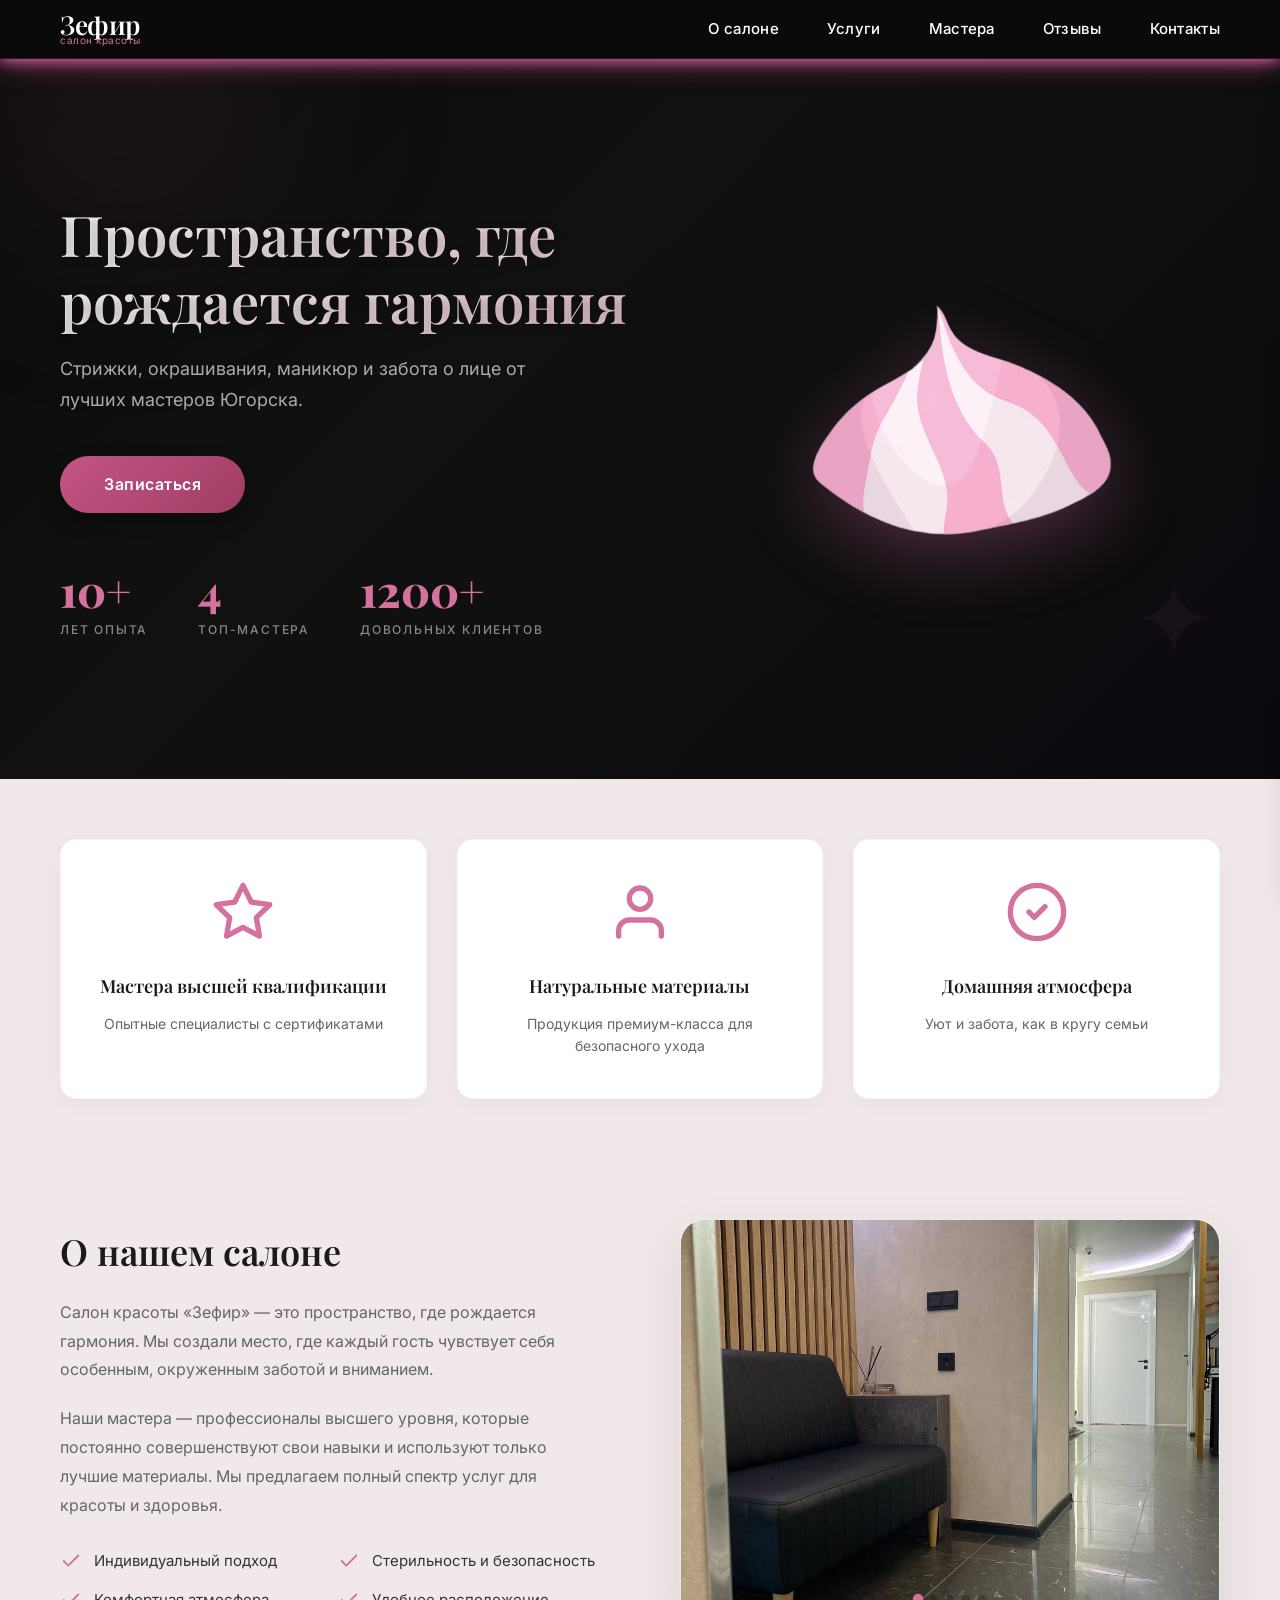
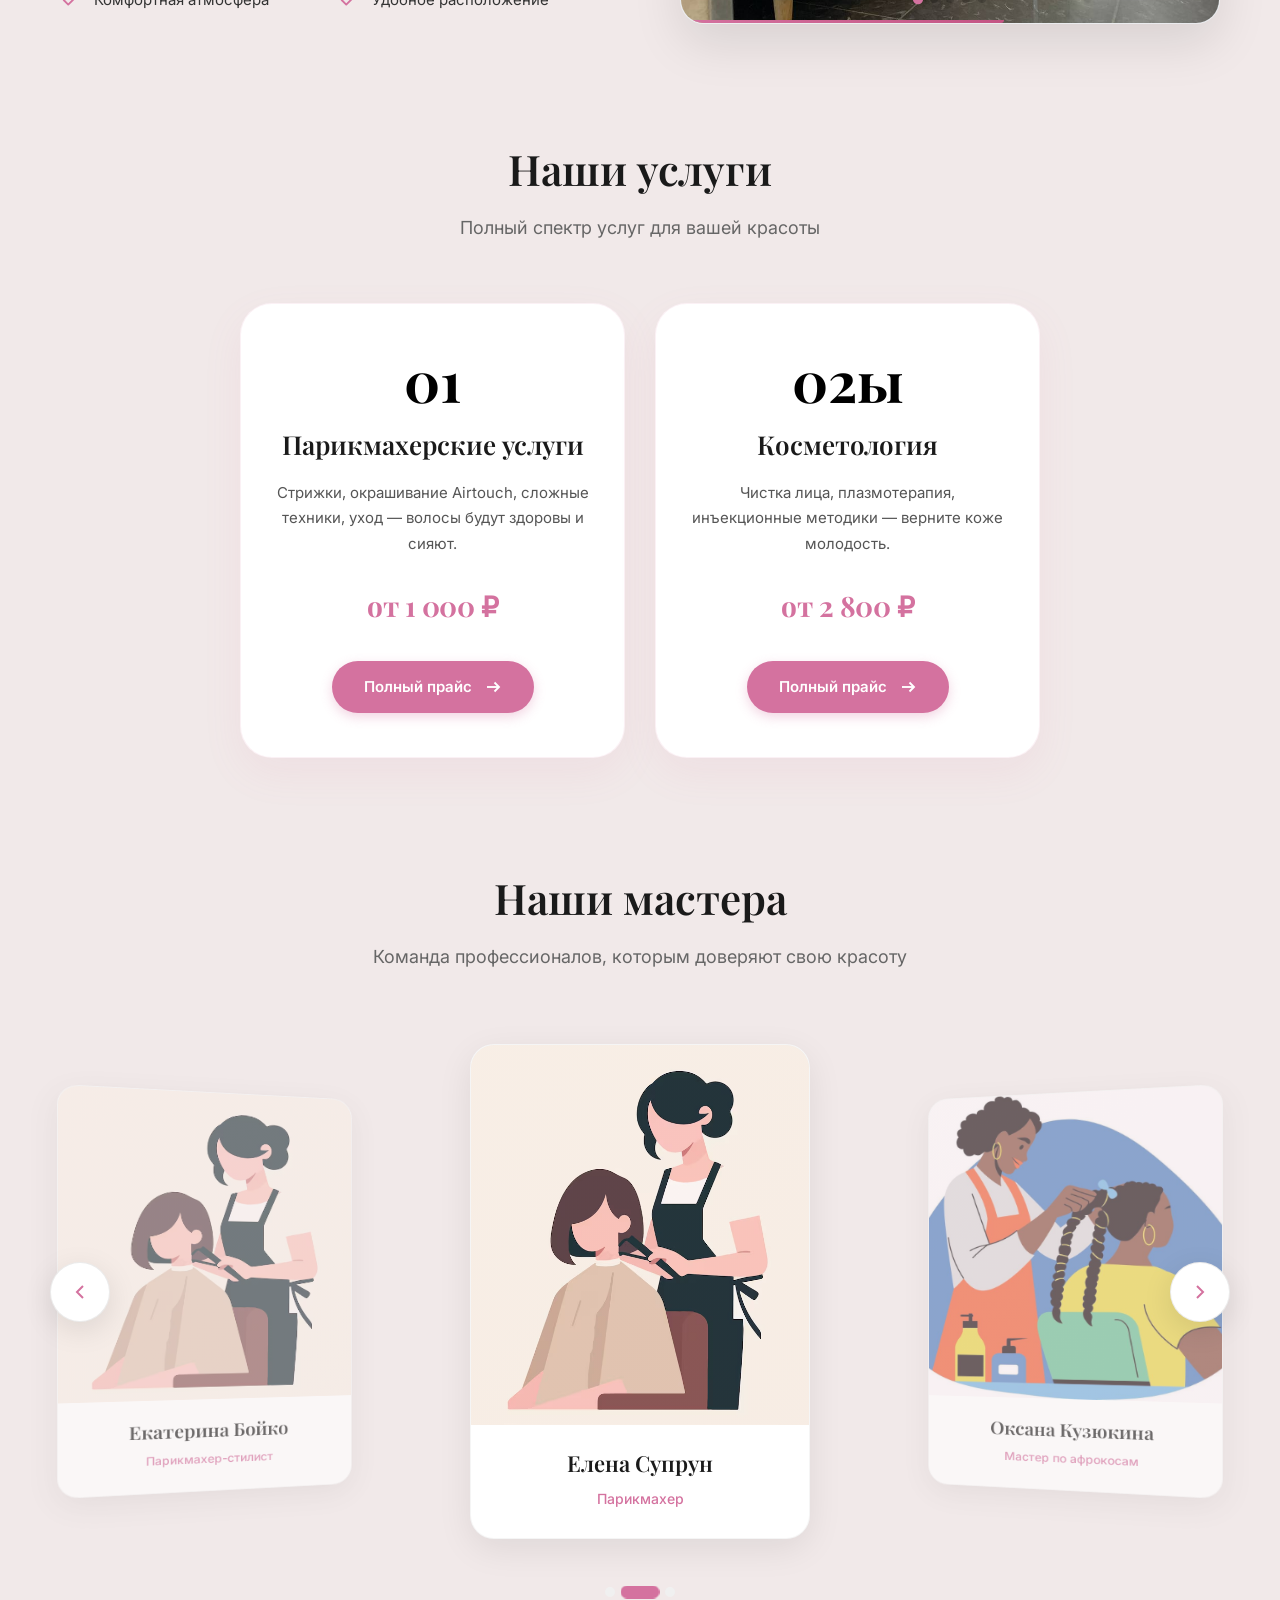
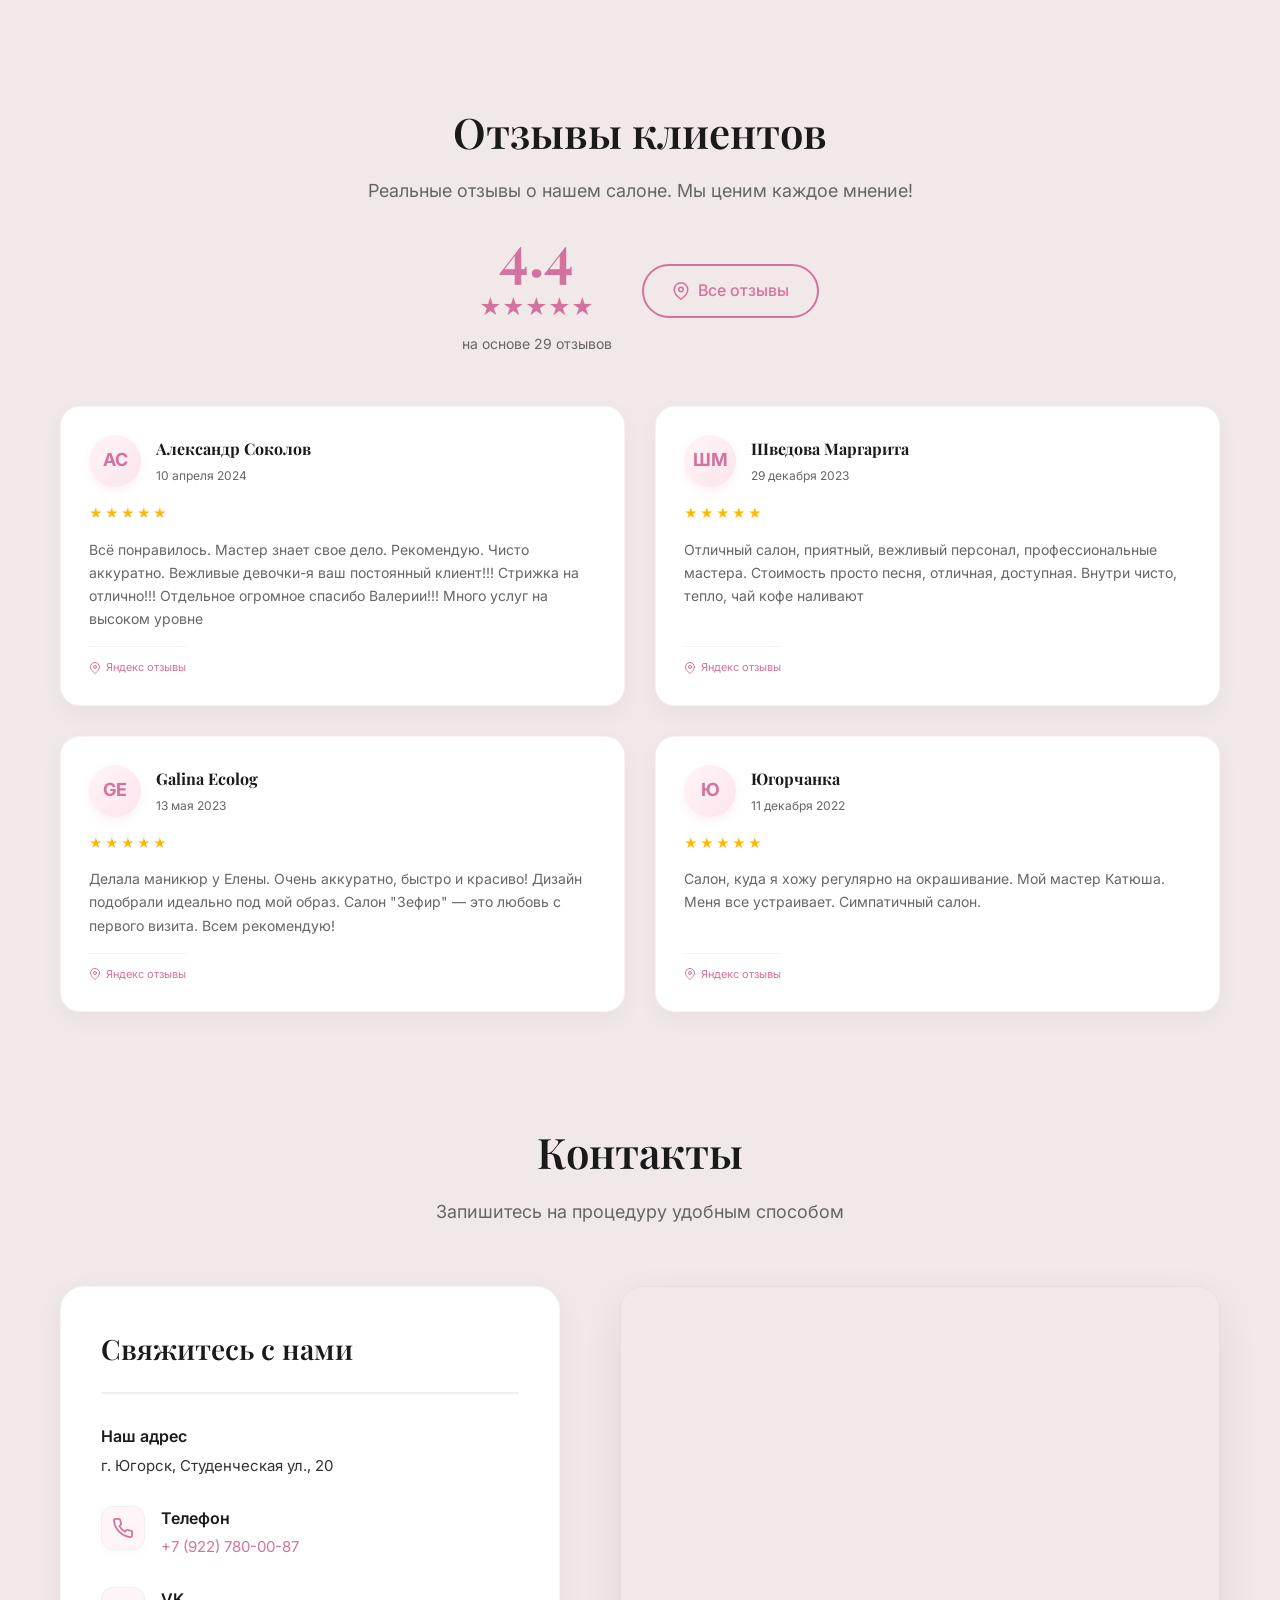
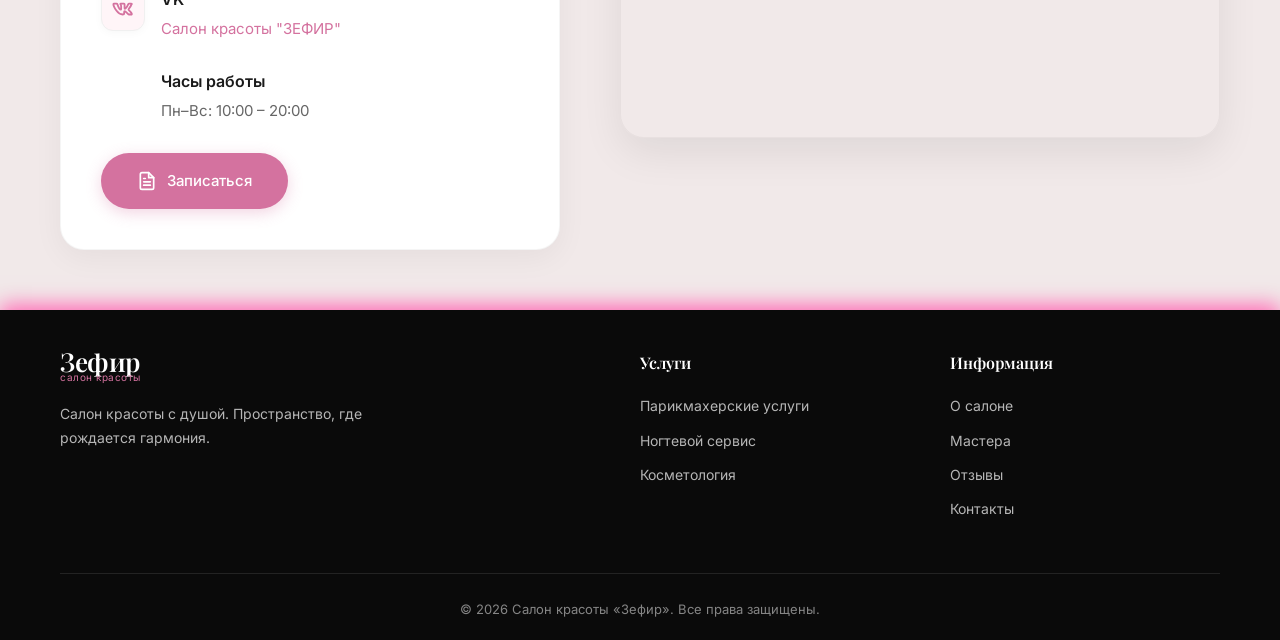
<file: index.html>
<!DOCTYPE html>
<html lang="ru">
<head>
  <meta charset="UTF-8" />
  <meta name="viewport" content="width=device-width, initial-scale=1.0"/>
  
  <meta name="color-scheme" content="light only">
  <meta name="darkreader" content="off">
  <meta name="darkreader-lock" content="darkreader-lock">
  <meta name="x5-force-color-scheme" content="light">
  <meta name="x5-page-mode" content="no-dark">
  
  <title>Салон красоты «Зефир» — Пространство, где рождается гармония</title>
  
   <link rel="icon" href="image/ico.png" type="image/png" sizes="16x16">
   <link rel="icon" href="image/ico.png" type="image/png" sizes="32x32">

  <link rel="preconnect" href="https://fonts.googleapis.com">
  <link rel="preconnect" href="https://fonts.gstatic.com" crossorigin>
  <link href="https://fonts.googleapis.com/css2?family=Inter:wght@300;400;500;600;700&family=Playfair+Display:wght@400;500;600;700&display=swap" rel="stylesheet">
  <link rel="stylesheet" href="styles.css">
</head>
<body>

  <!-- Экран загрузки  -->
<div class="preloader" id="preloader">
  <div class="preloader-content">
    <div class="preloader-wheel"></div>
    <div class="preloader-logo">
    <img src="image/icon.png" alt="Зефир" class="logo-img"></div>
    <div class="preloader-text">Зефир<div class="preloader-dots"><span></span><span></span><span></span></div></div>
  </div>
</div>

  <!-- Сайдбар -->
  <div class="sidebar-overlay" id="sidebarOverlay"></div>
  <div class="sidebar" id="sidebar">
    <div class="sidebar-header">
      <div class="logo-wrapper">
        <div class="logo-text">
          <div class="logo">Зефир</div>
          <div class="logo-subtitle">салон красоты</div>
        </div>
      </div>
    </div>
    <nav class="sidebar-nav">
      <a href="#about" onclick="closeSidebar()">
        <svg class="icon" viewBox="0 0 24 24">
          <path d="M3 9l9-7 9 7v11a2 2 0 0 1-2 2H5a2 2 0 0 1-2-2z"/>
          <polyline points="9 22 9 12 15 12 15 22"/>
        </svg>О салоне
      </a>
      <a href="#services" onclick="closeSidebar()">
        <svg class="icon" viewBox="0 0 24 24">
          <rect x="3" y="3" width="7" height="7"/>
          <rect x="14" y="3" width="7" height="7"/>
          <rect x="14" y="14" width="7" height="7"/>
          <rect x="3" y="14" width="7" height="7"/>
        </svg>Услуги
      </a>
      <a href="#masters" onclick="closeSidebar()">
        <svg class="icon" viewBox="0 0 24 24">
          <path d="M20 21V19C20 17.9391 19.5786 16.9217 18.8284 16.1716C18.0783 15.4214 17.0609 15 16 15H8C6.93913 15 5.92172 15.4214 5.17157 16.1716C4.42143 16.9217 4 17.9391 4 19V21"/>
          <circle cx="12" cy="7" r="4"/>
        </svg>Мастера
      </a>
      <a href="#reviews" onclick="closeSidebar()">
        <svg class="icon" viewBox="0 0 24 24">
          <path d="M21 15a2 2 0 0 1-2 2H7l-4 4V5a2 2 0 0 1 2-2h14a2 2 0 0 1 2 2z"/>
        </svg>Отзывы
      </a>
      <a href="#contacts" onclick="closeSidebar()">
        <svg class="icon" viewBox="0 0 24 24">
          <path d="M21 10c0 7-9 13-9 13s-9-6-9-13a9 9 0 0 1 18 0z"/>
          <circle cx="12" cy="10" r="3"/>
        </svg>Контакты
      </a>
    </nav>
    <div class="sidebar-footer">
      <a href="tel:+79227800087" class="phone">
        <svg class="icon" viewBox="0 0 24 24">
          <path d="M22 16.92v3a2 2 0 0 1-2.18 2 19.79 19.79 0 0 1-8.63-3.07 19.5 19.5 0 0 1-6-6 19.79 19.79 0 0 1-3.07-8.67A2 2 0 0 1 4.11 2h3a2 2 0 0 1 2 1.72 12.84 12.84 0 0 0 .7 2.81 2 2 0 0 1-.45 2.11L8.09 9.91a16 16 0 0 0 6 6l1.27-1.27a2 2 0 0 1 2.11-.45 12.84 12.84 0 0 0 2.81.7A2 2 0 0 1 22 16.92z"/>
        </svg>+7 (922) 780-00-87
      </a>
      <a href="https://vk.com/im?sel=-53497046" target="_blank" rel="noopener noreferrer" class="btn" onclick="closeSidebar()">Записаться</a>
    </div>
  </div>
  
  <!-- Шапка -->
  <header>
    <div class="container header-inner">
      <a href="#" class="logo-wrapper">
        <div class="logo-text">
          <div class="logo">Зефир</div>
          <div class="logo-subtitle">салон красоты</div>
        </div>
      </a>
      <nav class="nav" id="nav">
        <a href="#about">О салоне</a>
        <a href="#services">Услуги</a>
        <a href="#masters">Мастера</a>
        <a href="#reviews">Отзывы</a>
        <a href="#contacts">Контакты</a>
      </nav>
      <button class="burger-btn" id="burgerBtn" aria-label="Меню">
        <span></span>
        <span></span>
        <span></span>
      </button>
    </div>
  </header>

  <!-- HERO Секция -->
  <section class="hero">
    <div class="container hero-content">
      <div class="hero-text animate">
        <h1>Пространство, где рождается гармония</h1>
        <p>Стрижки, окрашивания, маникюр и забота о лице от лучших мастеров Югорска.</p>
        <div class="hero-buttons">
         <a href="https://vk.com/im?sel=-53497046" target="_blank" rel="noopener noreferrer" class="btn hero-btn">Записаться</a>
        </div>
        <div class="hero-stats">
          <div class="stat">
            <div class="stat-number">10+</div>
            <div class="stat-label">ЛЕТ ОПЫТА</div>
          </div>
          <div class="stat">
            <div class="stat-number">4</div>
            <div class="stat-label">ТОП-МАСТЕРА</div>
          </div>
          <div class="stat">
            <div class="stat-number">1200+</div>
            <div class="stat-label">ДОВОЛЬНЫХ КЛИЕНТОВ</div>
          </div>
        </div>
      </div>
      <div class="hero-logo animate animate-delay-1">
        <div class="hero-logo-box">
          <img src="image/ico.png" alt="Зефир" style="width:100%;height:100%;object-fit:cover;border-radius:32px;">
        </div>
      </div>
    </div>
  </section>

  <!-- Преимущества -->
  <section class="section features">
    <div class="container">
      <div class="features-grid">
        <div class="feature-card animate">
          <svg class="icon icon-xl feature-icon" viewBox="0 0 24 24">
            <path d="M12 2L15.09 8.26L22 9.27L17 14.14L18.18 21.02L12 17.77L5.82 21.02L7 14.14L2 9.27L8.91 8.26L12 2Z"/>
          </svg>
          <div class="feature-title">Мастера высшей квалификации</div>
          <div class="feature-desc">Опытные специалисты с сертификатами</div>
        </div>
        <div class="feature-card animate animate-delay-1">
          <svg class="icon icon-xl feature-icon" viewBox="0 0 24 24">
            <path d="M20 21V19C20 17.9391 19.5786 16.9217 18.8284 16.1716C18.0783 15.4214 17.0609 15 16 15H8C6.93913 15 5.92172 15.4214 5.17157 16.1716C4.42143 16.9217 4 17.9391 4 19V21"/>
            <circle cx="12" cy="7" r="4"/>
          </svg>
          <div class="feature-title">Натуральные материалы</div>
          <div class="feature-desc">Продукция премиум-класса для безопасного ухода</div>
        </div>
        <div class="feature-card animate animate-delay-2">
          <svg class="icon icon-xl feature-icon" viewBox="0 0 24 24">
            <path d="M12 22C17.5228 22 22 17.5228 22 12C22 6.47715 17.5228 2 12 2C6.47715 2 2 6.47715 2 12C2 17.5228 6.47715 22 12 22Z"/>
            <path d="M9 12L11 14L15 10"/>
          </svg>
          <div class="feature-title">Домашняя атмосфера</div>
          <div class="feature-desc">Уют и забота, как в кругу семьи</div>
        </div>
      </div>
    </div>
  </section>

  <!-- О салоне -->
  <section class="section about" id="about">
    <div class="container about-content">
      <div class="about-text animate">
        <h3>О нашем салоне</h3>
        <p>Салон красоты «Зефир» — это пространство, где рождается гармония. Мы создали место, где каждый гость чувствует себя особенным, окруженным заботой и вниманием.</p>
        <p>Наши мастера — профессионалы высшего уровня, которые постоянно совершенствуют свои навыки и используют только лучшие материалы. Мы предлагаем полный спектр услуг для красоты и здоровья.</p>
        <div class="about-list">
          <div class="about-item">
            <svg class="icon" viewBox="0 0 24 24"><path d="M20 6L9 17L4 12"/></svg>Индивидуальный подход
          </div>
          <div class="about-item">
            <svg class="icon" viewBox="0 0 24 24"><path d="M20 6L9 17L4 12"/></svg>Стерильность и безопасность
          </div>
          <div class="about-item">
            <svg class="icon" viewBox="0 0 24 24"><path d="M20 6L9 17L4 12"/></svg>Комфортная атмосфера
          </div>
          <div class="about-item">
            <svg class="icon" viewBox="0 0 24 24"><path d="M20 6L9 17L4 12"/></svg>Удобное расположение
          </div>
        </div>
      </div>
      <div class="about-image-slider animate animate-delay-1" id="aboutSlider">
        <div class="about-slide active">
          <img src="image/salon1.jpg" alt="Интерьер салона" style="width:100%;height:100%;object-fit:cover;position:absolute;top:0;left:0;">
          <div class="about-slide-label">Интерьер салона</div>
        </div>
        <div class="about-slide">
          <img src="image/salon2.jpg" alt="Парикмахерский зал" style="width:100%;height:100%;object-fit:cover;position:absolute;top:0;left:0;">
          <div class="about-slide-label">Парикмахерский зал</div>
        </div>
        <div class="about-slide">
          <img src="image/salon3.jpg" alt="Маникюрный кабинет" style="width:100%;height:100%;object-fit:cover;position:absolute;top:0;left:0;">
          <div class="about-slide-label">Маникюрный кабинет</div>
        </div>
        <div class="about-slide">
          <img src="image/salon4.jpg" alt="Косметологический кабинет" style="width:100%;height:100%;object-fit:cover;position:absolute;top:0;left:0;">
          <div class="about-slide-label">Косметологический кабинет</div>
        </div>
        <div class="about-slide">
          <img src="image/salon5.jpg" alt="Зона отдыха" style="width:100%;height:100%;object-fit:cover;position:absolute;top:0;left:0;">
          <div class="about-slide-label">Зона отдыха</div>
        </div>
        <div class="about-slider-dots" id="aboutDots"></div>
        <div class="about-slider-progress" id="aboutProgress"></div>
      </div>
    </div>
  </section>

    <!-- Услуги -->
  <section class="section services" id="services">
    <div class="container">
      <h2 class="section-title">Наши услуги</h2>
      <p class="section-subtitle">Полный спектр услуг для вашей красоты</p>
      <div class="services-grid">
        <div class="service-card animate">
          <div class="service-number">01</div>
          <h3 class="service-title">Парикмахерские услуги</h3>
          <p class="service-desc">Стрижки, окрашивание Airtouch, сложные техники, уход — волосы будут здоровы и сияют.</p>
          <div class="service-price">от 1 000 ₽</div>
          <a href="price.html?tab=hair" class="service-btn">
            <span>Полный прайс</span>
            <svg class="btn-arrow" viewBox="0 0 24 24" fill="none" stroke="currentColor" stroke-width="2.5">
              <line x1="4" y1="12" x2="20" y2="12"/>
              <polyline points="14 6 20 12 14 18"/>
            </svg>
          </a>
        </div>
        
        <div class="service-card animate animate-delay-2">
          <div class="service-number">02ы</div>
          <h3 class="service-title">Косметология</h3>
          <p class="service-desc">Чистка лица, плазмотерапия, инъекционные методики — верните коже молодость.</p>
          <div class="service-price">от 2 800 ₽</div>
          <a href="price.html?tab=cosmetology" class="service-btn">
            <span>Полный прайс</span>
            <svg class="btn-arrow" viewBox="0 0 24 24" fill="none" stroke="currentColor" stroke-width="2.5">
              <line x1="4" y1="12" x2="20" y2="12"/>
              <polyline points="14 6 20 12 14 18"/>
            </svg>
          </a>
        </div>
      </div>
    </div>
  </section>

     <!-- Мастера (3D карусель) -->
  <section class="section masters-3d" id="masters">
    <div class="container">
      <h2 class="section-title">Наши мастера</h2>
      <p class="section-subtitle">Команда профессионалов, которым доверяют свою красоту</p>

      <div class="carousel-3d-wrapper" id="mastersCarousel3D">
        <button class="carousel-3d-arrow prev" id="prev3D" aria-label="Назад">
          <svg viewBox="0 0 24 24" fill="none" stroke="currentColor" stroke-width="2">
            <polyline points="15 18 9 12 15 6"/>
          </svg>
        </button>

        <div class="carousel-3d-track" id="track3D">
          <div class="master-card">
            <div class="master-card-photo">
              <img src="image/master.avif" alt="Мастер">
            </div>
            <div class="master-card-body">
              <h3 class="master-card-name">Екатерина Бойко</h3>
              <div class="master-card-specialty">Парикмахер-стилист</div>
            </div>
          </div>
          <div class="master-card">
            <div class="master-card-photo">
              <img src="image/master.avif" alt="Мастер">
            </div>
            <div class="master-card-body">
              <h3 class="master-card-name">Елена Супрун</h3>
              <div class="master-card-specialty">Парикмахер</div>
            </div>
          </div>
          <div class="master-card">
            <div class="master-card-photo">
              <img src="image/master1.jpg" alt="Мастер">
            </div>
            <div class="master-card-body">
              <h3 class="master-card-name">Оксана Кузюкина</h3>
              <div class="master-card-specialty">Мастер по афрокосам</div>
            </div>
          </div>
        </div>

        <button class="carousel-3d-arrow next" id="next3D" aria-label="Вперед">
          <svg viewBox="0 0 24 24" fill="none" stroke="currentColor" stroke-width="2">
            <polyline points="9 18 15 12 9 6"/>
          </svg>
        </button>
      </div>

      <div class="carousel-3d-dots" id="dots3D"></div>
    </div>
  </section>


   <!-- Отзывы -->
  <section class="section reviews" id="reviews">
    <div class="container">
      <h2 class="section-title">Отзывы клиентов</h2>
      <p class="section-subtitle">Реальные отзывы о нашем салоне. Мы ценим каждое мнение!</p>
      
      <div class="reviews-header">
        <div class="reviews-rating">
          <div class="reviews-rating-value">4.4</div>
          <div class="reviews-rating-stars">★★★★★</div>
          <div class="reviews-rating-count">на основе 29 отзывов</div>
        </div>
        <a href="https://yandex.ru/maps/org/salon_krasoty_zefir/71547497335/reviews/?ll=63.350952%2C61.309592&z=16.18" target="_blank" rel="noopener noreferrer" class="btn-outline">
          <svg class="icon" style="width:18px;height:18px;" viewBox="0 0 24 24" fill="none" stroke="currentColor" stroke-width="2">
            <path d="M21 10c0 7-9 13-9 13s-9-6-9-13a9 9 0 0 1 18 0z"/>
            <circle cx="12" cy="10" r="3"/>
          </svg>
          Все отзывы
        </a>
      </div>
      
      <div class="reviews-grid">
        <div class="review-card animate">
          <div class="review-header">
            <div class="review-avatar">АС</div>
            <div class="review-info">
              <div class="review-author">Александр Соколов</div>
              <div class="review-date">10 апреля 2024</div>
            </div>
          </div>
          <div class="review-stars">★★★★★</div>
          <p class="review-text">Всё понравилось. 
          Мастер знает свое дело. Рекомендую. Чисто аккуратно. Вежливые девочки-я ваш постоянный клиент!!! Стрижка на отлично!!! Отдельное огромное спасибо Валерии!!! Много услуг на высоком уровне</p>
          <div class="review-source">
            <svg class="icon" style="width:12px;height:12px;" viewBox="0 0 24 24">
              <path d="M21 10c0 7-9 13-9 13s-9-6-9-13a9 9 0 0 1 18 0z"/>
              <circle cx="12" cy="10" r="3"/>
            </svg>Яндекс отзывы
          </div>
        </div>
        
        <div class="review-card animate animate-delay-1">
          <div class="review-header">
            <div class="review-avatar">ШМ</div>
            <div class="review-info">
              <div class="review-author">Шведова Маргарита</div>
              <div class="review-date">29 декабря 2023</div>
            </div>
          </div>
          <div class="review-stars">★★★★★</div>
          <p class="review-text">Отличный салон, приятный, вежливый персонал, профессиональные мастера. Стоимость просто песня, отличная, доступная. Внутри чисто, тепло, чай кофе наливают</p>
          <div class="review-source">
            <svg class="icon" style="width:12px;height:12px;" viewBox="0 0 24 24">
              <path d="M21 10c0 7-9 13-9 13s-9-6-9-13a9 9 0 0 1 18 0z"/>
              <circle cx="12" cy="10" r="3"/>
            </svg>Яндекс отзывы
          </div>
        </div>
        
        <div class="review-card animate animate-delay-2">
          <div class="review-header">
            <div class="review-avatar">GE</div>
            <div class="review-info">
              <div class="review-author">Galina Ecolog</div>
              <div class="review-date">13 мая 2023</div>
            </div>
          </div>
          <div class="review-stars">★★★★★</div>
          <p class="review-text">Делала маникюр у Елены. Очень аккуратно, быстро и красиво! Дизайн подобрали идеально под мой образ. Салон "Зефир" — это любовь с первого визита. Всем рекомендую!</p>
          <div class="review-source">
            <svg class="icon" style="width:12px;height:12px;" viewBox="0 0 24 24">
              <path d="M21 10c0 7-9 13-9 13s-9-6-9-13a9 9 0 0 1 18 0z"/>
              <circle cx="12" cy="10" r="3"/>
            </svg>Яндекс отзывы
          </div>
        </div>
        
        <div class="review-card animate animate-delay-3">
          <div class="review-header">
            <div class="review-avatar">Ю</div>
            <div class="review-info">
              <div class="review-author">Югорчанка</div>
              <div class="review-date">11 декабря 2022</div>
            </div>
          </div>
          <div class="review-stars">★★★★★</div>
          <p class="review-text">Салон, куда я хожу регулярно на окрашивание. Мой мастер Катюша. Меня все устраивает. Симпатичный салон.</p>
          <div class="review-source">
            <svg class="icon" style="width:12px;height:12px;" viewBox="0 0 24 24">
              <path d="M21 10c0 7-9 13-9 13s-9-6-9-13a9 9 0 0 1 18 0z"/>
              <circle cx="12" cy="10" r="3"/>
            </svg>Яндекс отзывы
          </div>
        </div>
      </div>
    </div>
  </section>
 
  <!-- Контакты -->
  <section class="section contacts" id="contacts">
    <div class="container">
      <h2 class="section-title">Контакты</h2>
      <p class="section-subtitle">Запишитесь на процедуру удобным способом</p>
      <div class="contacts-wrapper">
        <div class="contacts-info">
          <h3>Свяжитесь с нами</h3>
          <div class="contact-item">
            <div class="contact-text">
              <strong>Наш адрес</strong>г. Югорск, Студенческая ул., 20
            </div>
          </div>
          <div class="contact-item">
            <div class="contact-icon">
              <svg class="icon" viewBox="0 0 24 24">
                <path d="M22 16.92v3a2 2 0 0 1-2.18 2 19.79 19.79 0 0 1-8.63-3.07 19.5 19.5 0 0 1-6-6 19.79 19.79 0 0 1-3.07-8.67A2 2 0 0 1 4.11 2h3a2 2 0 0 1 2 1.72 12.84 12.84 0 0 0 .7 2.81 2 2 0 0 1-.45 2.11L8.09 9.91a16 16 0 0 0 6 6l1.27-1.27a2 2 0 0 1 2.11-.45 12.84 12.84 0 0 0 2.81.7A2 2 0 0 1 22 16.92z"/>
              </svg>
            </div>
            <div class="contact-text">
              <strong>Телефон</strong><a href="tel:+79227800087">+7 (922) 780-00-87</a>
            </div>
          </div>
          <div class="contact-item">
            <div class="contact-icon">
              <svg class="icon" viewBox="0 0 24 24" fill="currentColor">
                <path d="M21.579 6.855c.14-.465 0-.806-.662-.806h-2.193c-.557 0-.813.295-.954.62 0 0-1.115 2.719-2.695 4.482-.51.51-.742.673-1.02.673-.14 0-.34-.163-.34-.628V6.855c0-.558-.163-.806-.626-.806h-3.44c-.348 0-.558.258-.558.504 0 .528.79.65.87 2.134v3.222c0 .707-.128.836-.408.836-.74 0-2.544-2.723-3.613-5.84-.21-.6-.42-.836-.98-.836H2.28c-.62 0-.744.295-.744.62 0 .582.744 3.462 3.466 7.272 1.812 2.622 4.367 4.03 6.688 4.03 1.395 0 1.567-.313 1.567-.852v-1.967c0-.62.133-.744.578-.744.33 0 .893.165 2.213 1.433 1.505 1.505 1.753 2.18 2.6 2.18h2.193c.62 0 .93-.313.75-.93-.197-.603-.902-1.477-1.837-2.513-.51-.6-1.275-1.245-1.507-1.567-.325-.408-.232-.593 0-.957 0 0 2.663-3.75 2.94-5.024z"/>
              </svg>
            </div>
            <div class="contact-text">
              <strong>VK</strong><a href="https://vk.com/public53497046" target="_blank" rel="noopener noreferrer">Салон красоты "ЗЕФИР"</a>
            </div>
          </div>
          <div class="contact-item">
            <div class="contact-text" style="margin-left: 60px;">
              <strong>Часы работы</strong>
              <span class="time">Пн–Вс: 10:00 – 20:00</span>
            </div>
          </div>
          <div class="contact-links">
            <a href="https://vk.com/im?sel=-53497046" target="_blank" rel="noopener noreferrer" class="contact-btn">
  <svg class="icon" style="width:20px;height:20px;" viewBox="0 0 24 24">
    <path d="M14 2H6a2 2 0 0 0-2 2v16a2 2 0 0 0 2 2h12a2 2 0 0 0 2-2V8z"/>
    <polyline points="14 2 14 8 20 8"/>
    <line x1="16" y1="13" x2="8" y2="13"/>
    <line x1="16" y1="17" x2="8" y2="17"/>
    <polyline points="10 9 9 9 8 9"/>
  </svg>Записаться
</a>
          </div>
        </div>
        <div class="contacts-map-wrapper">
          <iframe src="https://yandex.ru/map-widget/v1/?ll=63.332390%2C61.313814&z=17&mode=search&text=%D0%AE%D0%B3%D0%BE%D1%80%D1%81%D0%BA%2C%20%D0%A1%D1%82%D1%83%D0%B4%D0%B5%D0%BD%D1%87%D0%B5%D1%81%D0%BA%D0%B0%D1%8F%20%D1%83%D0%BB.%2C%2020" width="100%" height="100%" frameborder="0" allowfullscreen loading="lazy" title="Карта расположения салона красоты Зефир"></iframe>
        </div>
      </div>
    </div>
  </section>

  <!-- Подвал -->
  <footer>
    <div class="container">
      <div class="footer-grid">
        <div class="footer-brand">
          <div class="logo-wrapper">
            <div class="logo-text">
              <div class="logo">Зефир</div>
              <div class="logo-subtitle">салон красоты</div>
            </div>
          </div>
          <p>Салон красоты с душой. Пространство, где рождается гармония.</p>
        </div>
        <div class="footer-links">
          <h4>Услуги</h4>
          <ul>
            <li><a href="#services">Парикмахерские услуги</a></li>
            <li><a href="#services">Ногтевой сервис</a></li>
            <li><a href="#services">Косметология</a></li>
          </ul>
        </div>
        <div class="footer-links">
          <h4>Информация</h4>
          <ul>
            <li><a href="#about">О салоне</a></li>
            <li><a href="#masters">Мастера</a></li>
            <li><a href="#reviews">Отзывы</a></li>
            <li><a href="#contacts">Контакты</a></li>
          </ul>
        </div>
      </div>
      <div class="footer-bottom">© 2026 Салон красоты «Зефир». Все права защищены.</div>
    </div>
  </footer>
  <script src="script.js"></script>
</body>
</html>
</file>
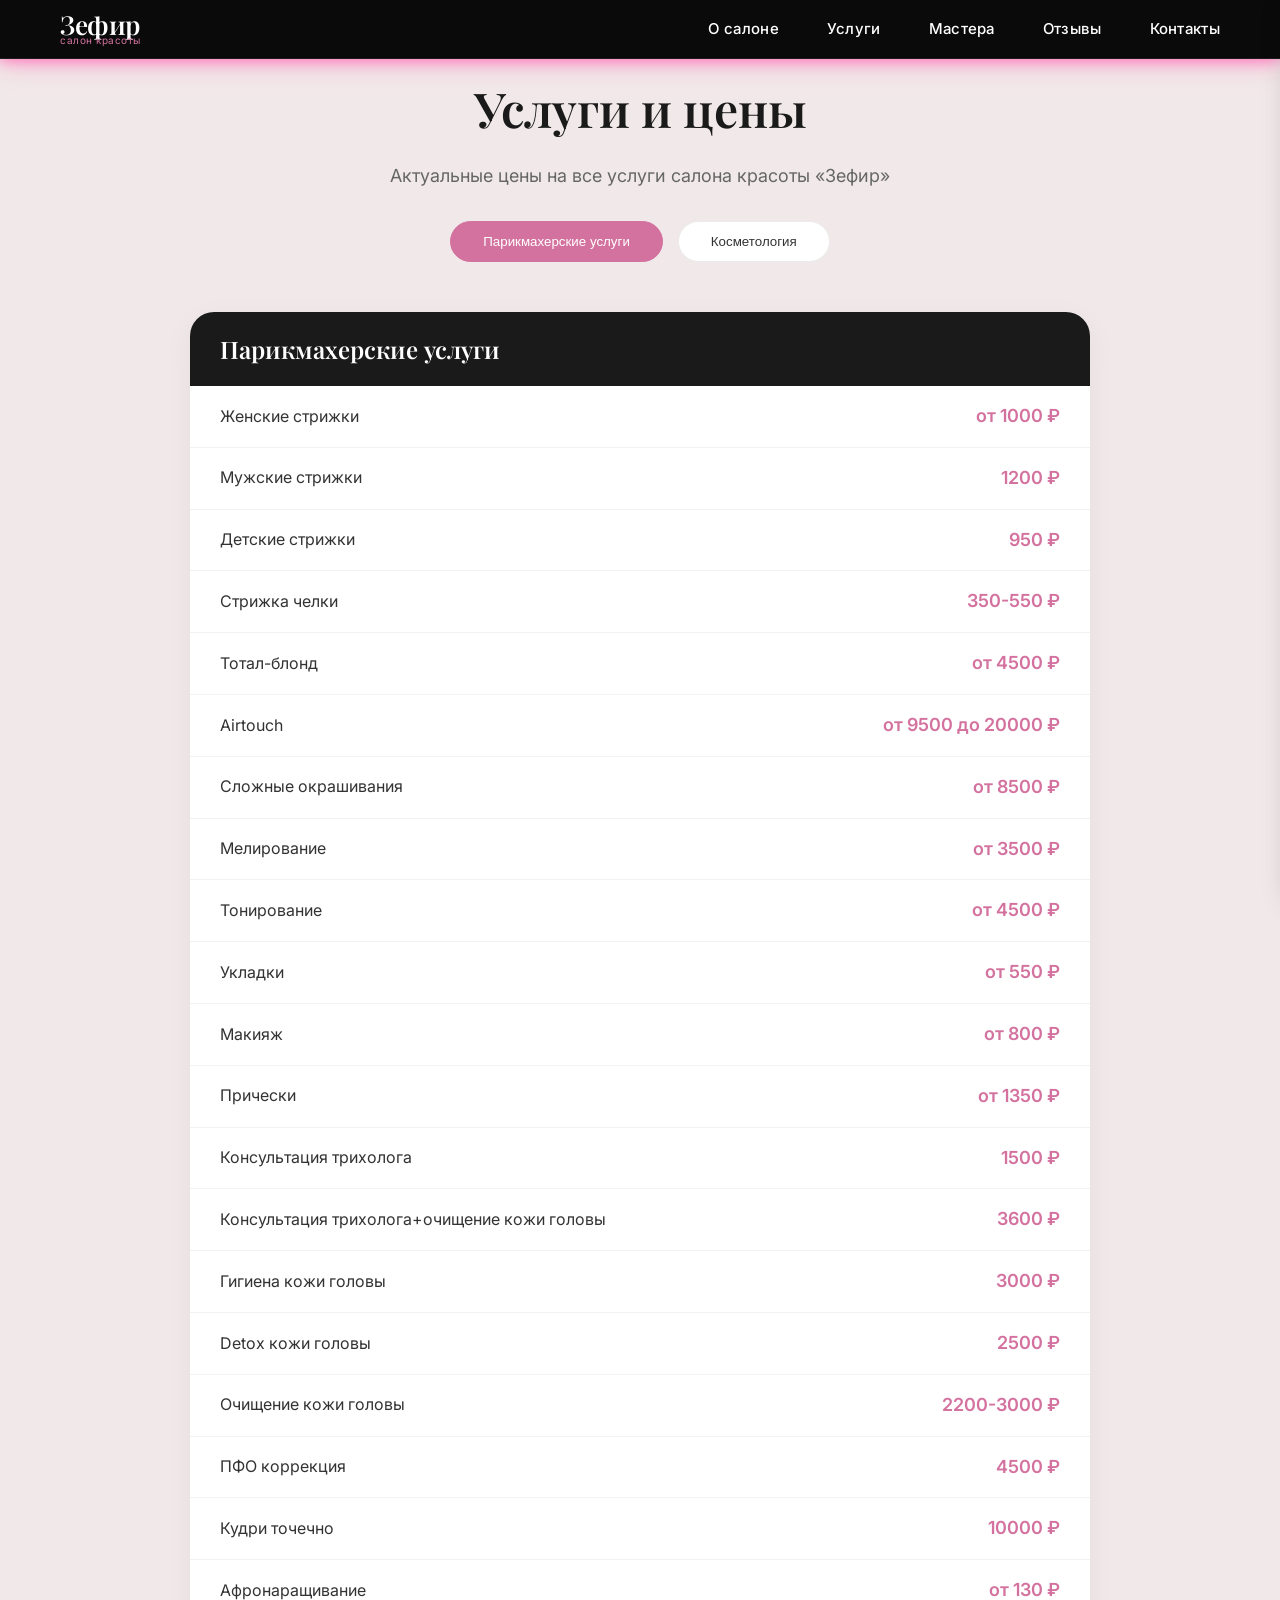
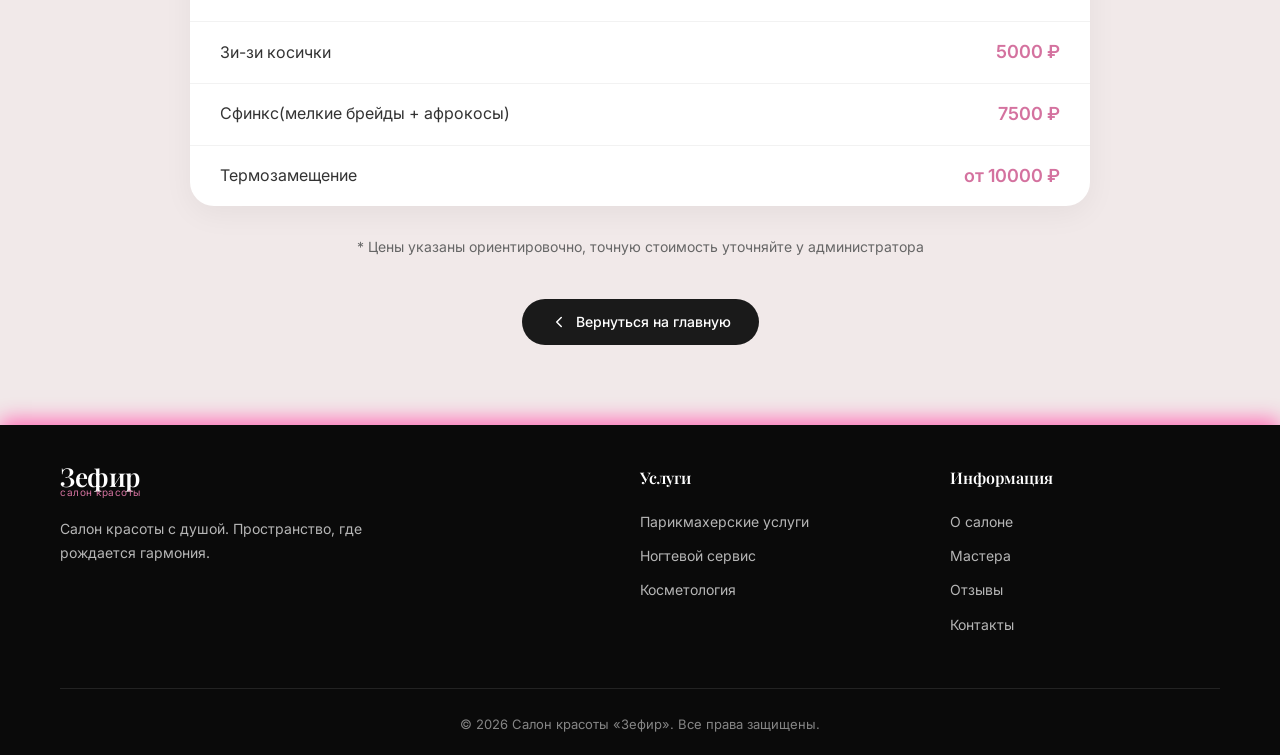
<file: price.html>
<!DOCTYPE html>
<html lang="ru">
<head>
  <meta charset="UTF-8" />
  <meta name="viewport" content="width=device-width, initial-scale=1.0"/>
  
  <meta name="color-scheme" content="light only">
  <meta name="darkreader" content="off">
  <meta name="darkreader-lock" content="darkreader-lock">
  <meta name="x5-force-color-scheme" content="light">
  <meta name="x5-page-mode" content="no-dark">
  
  <title>Прайс-лист — Салон красоты «Зефир»</title>

  <link rel="icon" href="image/ico.png" type="image/png" sizes="16x16">
  <link rel="icon" href="image/ico.png" type="image/png" sizes="32x32">
  
  <link rel="preconnect" href="https://fonts.googleapis.com">
  <link rel="preconnect" href="https://fonts.gstatic.com" crossorigin>
  <link href="https://fonts.googleapis.com/css2?family=Inter:wght@300;400;500;600;700&family=Playfair+Display:wght@400;500;600;700&display=swap" rel="stylesheet">
  <link rel="stylesheet" href="styles.css">
</head>
<body>
  <!-- Экран загрузки  -->
<div class="preloader" id="preloader">
  <div class="preloader-content">
    <div class="preloader-wheel"></div>
    <div class="preloader-logo">
    <img src="image/icon.png" alt="Зефир" class="logo-img"></div>
    <div class="preloader-text">Зефир<div class="preloader-dots"><span></span><span></span><span></span></div></div>
  </div>
</div>

  <!-- Сайдбар -->
  <div class="sidebar-overlay" id="sidebarOverlay"></div>
  <div class="sidebar" id="sidebar">
    <div class="sidebar-header">
      <div class="logo-wrapper">
        <div class="logo-text">
          <div class="logo">Зефир</div>
          <div class="logo-subtitle">салон красоты</div>
        </div>
      </div>
    </div>
    <nav class="sidebar-nav">
      <a href="index.html#about" onclick="closeSidebar()">
        <svg class="icon" viewBox="0 0 24 24">
          <path d="M3 9l9-7 9 7v11a2 2 0 0 1-2 2H5a2 2 0 0 1-2-2z"/>
          <polyline points="9 22 9 12 15 12 15 22"/>
        </svg>О салоне
      </a>
      <a href="index.html#services" onclick="closeSidebar()">
        <svg class="icon" viewBox="0 0 24 24">
          <rect x="3" y="3" width="7" height="7"/>
          <rect x="14" y="3" width="7" height="7"/>
          <rect x="14" y="14" width="7" height="7"/>
          <rect x="3" y="14" width="7" height="7"/>
        </svg>Услуги
      </a>
      <a href="index.html#masters" onclick="closeSidebar()">
        <svg class="icon" viewBox="0 0 24 24">
          <path d="M20 21V19C20 17.9391 19.5786 16.9217 18.8284 16.1716C18.0783 15.4214 17.0609 15 16 15H8C6.93913 15 5.92172 15.4214 5.17157 16.1716C4.42143 16.9217 4 17.9391 4 19V21"/>
          <circle cx="12" cy="7" r="4"/>
        </svg>Мастера
      </a>
      <a href="index.html#reviews" onclick="closeSidebar()">
        <svg class="icon" viewBox="0 0 24 24">
          <path d="M21 15a2 2 0 0 1-2 2H7l-4 4V5a2 2 0 0 1 2-2h14a2 2 0 0 1 2 2z"/>
        </svg>Отзывы
      </a>
      <a href="index.html#contacts" onclick="closeSidebar()">
        <svg class="icon" viewBox="0 0 24 24">
          <path d="M21 10c0 7-9 13-9 13s-9-6-9-13a9 9 0 0 1 18 0z"/>
          <circle cx="12" cy="10" r="3"/>
        </svg>Контакты
      </a>
    </nav>
    <div class="sidebar-footer">
      <a href="tel:+79227800087" class="phone">
        <svg class="icon" viewBox="0 0 24 24">
          <path d="M22 16.92v3a2 2 0 0 1-2.18 2 19.79 19.79 0 0 1-8.63-3.07 19.5 19.5 0 0 1-6-6 19.79 19.79 0 0 1-3.07-8.67A2 2 0 0 1 4.11 2h3a2 2 0 0 1 2 1.72 12.84 12.84 0 0 0 .7 2.81 2 2 0 0 1-.45 2.11L8.09 9.91a16 16 0 0 0 6 6l1.27-1.27a2 2 0 0 1 2.11-.45 12.84 12.84 0 0 0 2.81.7A2 2 0 0 1 22 16.92z"/>
        </svg>+7 (922) 780-00-87
      </a>
      <a href="https://vk.com/im?sel=-53497046&text=Здравствуйте! Хочу записаться на процедуру." target="_blank" rel="noopener noreferrer" class="btn" onclick="closeSidebar()">Записаться</a>
    </div>
  </div>

  <!-- Шапка -->
  <header>
    <div class="container header-inner">
      <a href="index.html" class="logo-wrapper">
        <div class="logo-text">
          <div class="logo">Зефир</div>
          <div class="logo-subtitle">салон красоты</div>
        </div>
      </a>
      <nav class="nav" id="nav">
        <a href="index.html#about">О салоне</a>
        <a href="index.html#services">Услуги</a>
        <a href="index.html#masters">Мастера</a>
        <a href="index.html#reviews">Отзывы</a>
        <a href="index.html#contacts">Контакты</a>
      </nav>
      <button class="burger-btn" id="burgerBtn" aria-label="Меню">
        <span></span>
        <span></span>
        <span></span>
      </button>
    </div>
  </header>

  <!-- Прайс-лист -->
  <section class="price-section">
    <div class="container">
      <div class="price-header">
        <h1>Услуги и цены</h1>
        <p>Актуальные цены на все услуги салона красоты «Зефир»</p>
      </div>

      <div class="price-tabs">
        <button class="price-tab active" data-category="hair">Парикмахерские услуги</button>
        
        <button class="price-tab" data-category="cosmetology">Косметология</button>
      </div>

      <div class="price-grid">
        <div class="price-category active" id="hair">
          <div class="price-category-title">Парикмахерские услуги</div>
          <div class="price-item"><span class="price-name">Женские стрижки</span><span class="price-value">от 1000 ₽</span></div>
          <div class="price-item"><span class="price-name">Мужские стрижки</span><span class="price-value">1200 ₽</span></div>
          <div class="price-item"><span class="price-name">Детские стрижки</span><span class="price-value">950 ₽</span></div>
          <div class="price-item"><span class="price-name">Стрижка челки</span><span class="price-value">350-550 ₽</span></div>
          <div class="price-item"><span class="price-name">Тотал-блонд</span><span class="price-value">от 4500 ₽</span></div>
          <div class="price-item"><span class="price-name">Airtouch</span><span class="price-value">от 9500 до 20000 ₽</span></div>
          <div class="price-item"><span class="price-name">Сложные окрашивания</span><span class="price-value">от 8500 ₽</span></div>
          <div class="price-item"><span class="price-name">Мелирование</span><span class="price-value">от 3500 ₽</span></div>
          <div class="price-item"><span class="price-name">Тонирование</span><span class="price-value">от 4500 ₽</span></div>
          <div class="price-item"><span class="price-name">Укладки</span><span class="price-value">от 550 ₽</span></div>
          <div class="price-item"><span class="price-name">Макияж</span><span class="price-value">от 800 ₽</span></div>
          <div class="price-item"><span class="price-name">Прически</span><span class="price-value">от 1350 ₽</span></div>
          <div class="price-item"><span class="price-name">Консультация трихолога</span><span class="price-value">1500 ₽</span></div>
          <div class="price-item"><span class="price-name">Консультация трихолога+очищение кожи головы</span><span class="price-value">3600 ₽</span></div>
          <div class="price-item"><span class="price-name">Гигиена кожи головы</span><span class="price-value">3000 ₽</span></div>
          <div class="price-item"><span class="price-name">Detox кожи головы</span><span class="price-value">2500 ₽</span></div>
          <div class="price-item"><span class="price-name">Очищение кожи головы</span><span class="price-value">2200-3000 ₽</span></div>
          <div class="price-item"><span class="price-name">ПФО коррекция</span><span class="price-value">4500 ₽</span></div>
          <div class="price-item"><span class="price-name">Кудри точечно</span><span class="price-value">10000 ₽</span></div> 
          <div class="price-item"><span class="price-name">Афронаращивание</span><span class="price-value">от 130 ₽</span></div> 
          <div class="price-item"><span class="price-name">Зи-зи косички</span><span class="price-value">5000 ₽</span></div>
          <div class="price-item"><span class="price-name">Сфинкс(мелкие брейды + афрокосы)</span><span class="price-value">7500 ₽</span></div>
          <div class="price-item"><span class="price-name">Термозамещение</span><span class="price-value">от 10000 ₽</span></div>
        </div>

        <div class="price-category" id="cosmetology">
          <div class="price-category-title">Косметология</div>
          <div class="price-item"><span class="price-name">Лечение волос</span><span class="price-value">от 4500 ₽</span></div>
          <div class="price-item"><span class="price-name">Slim Face</span><span class="price-value">от 3500 ₽</span></div>
          <div class="price-item"><span class="price-name">Биорепарация</span><span class="price-value">от 8500 ₽</span></div>
          <div class="price-item"><span class="price-name">Биоэкспандер</span><span class="price-value">13500 ₽</span></div>
          <div class="price-item"><span class="price-name">Стимуляция (армирование)</span><span class="price-value">от 16500 ₽</span></div>
          <div class="price-item"><span class="price-name">Плазма Basic (1 форма)</span><span class="price-value">6000 ₽</span></div>
          <div class="price-item"><span class="price-name">Плазма Pro (2 формы)</span><span class="price-value">9000 ₽</span></div>
          <div class="price-item"><span class="price-name">Плазма Luxe (3 формы)</span><span class="price-value">12000 ₽</span></div>
          <div class="price-item"><span class="price-name">Плазмогель</span><span class="price-value">12000 ₽</span></div>
          <div class="price-item"><span class="price-name">Комплексная чистка лица</span><span class="price-value">2800 ₽</span></div>
          <div class="price-item"><span class="price-name">Чистка лица + peach peel</span><span class="price-value">4800 ₽</span></div>
          <div class="price-item"><span class="price-name">Чистка лица + пилинг "Выходного дня"</span><span class="price-value">3200 ₽</span></div>
          <div class="price-item"><span class="price-name">Пилинг DSA</span><span class="price-value">3500 ₽</span></div>
          <div class="price-item"><span class="price-name">Peach Peel</span><span class="price-value">3500 ₽</span></div>
        </div>
      </div>

      <div class="price-subnote">* Цены указаны ориентировочно, точную стоимость уточняйте у администратора</div>
      <div class="back-to-main">
        <a href="index.html" class="back-btn">
          <svg class="icon" style="width:18px;height:18px;" viewBox="0 0 24 24">
            <polyline points="15 18 9 12 15 6"/>
          </svg>Вернуться на главную
        </a>
      </div>
    </div>
  </section>

  <!-- Подвал -->
  <footer>
    <div class="container">
      <div class="footer-grid">
        <div class="footer-brand">
          <div class="logo-wrapper">
            <div class="logo-text">
              <div class="logo">Зефир</div>
              <div class="logo-subtitle">салон красоты</div>
            </div>
          </div>
          <p>Салон красоты с душой. Пространство, где рождается гармония.</p>
        </div>
        <div class="footer-links">
          <h4>Услуги</h4>
          <ul>
            <li><a href="index.html#services">Парикмахерские услуги</a></li>
            <li><a href="index.html#services">Ногтевой сервис</a></li>
            <li><a href="index.html#services">Косметология</a></li>
          </ul>
        </div>
        <div class="footer-links">
          <h4>Информация</h4>
          <ul>
            <li><a href="index.html#about">О салоне</a></li>
            <li><a href="index.html#masters">Мастера</a></li>
            <li><a href="index.html#reviews">Отзывы</a></li>
            <li><a href="index.html#contacts">Контакты</a></li>
          </ul>
        </div>
      </div>
      <div class="footer-bottom">© 2026 Салон красоты «Зефир». Все права защищены.</div>
    </div>
  </footer>
  <script src="script.js"></script>
</body>
</html>
</file>
<file: styles.css>
:root {
  --primary: #d4729f;
  --primary-dark: #c45584;
  --primary-light: #e8a7c2;
  --text: #333333;
  --text-light: #666666;
  --text-muted: #999999;
  --bg-white: #ffffff;
  --bg-light: #fff5f8;
  --bg-gray: #f0f0f0;
  --dark: #1a1a1a;
  --dark-bg: #111111;
  --radius: 12px;
  --radius-lg: 20px;
  --radius-xl: 50px;
  --transition: all 0.3s ease;
  --shadow-section: 0 10px 40px rgba(0, 0, 0, 0.06);
  --shadow-section-hover: 0 20px 60px rgba(0, 0, 0, 0.1);
}

* { margin: 0; padding: 0; box-sizing: border-box; -webkit-tap-highlight-color: transparent;}

.preloader { position: fixed; top: 0; left: 0; width: 100%; height: 100%; background: linear-gradient(135deg, #1a1a1a 0%, #2d2d2d 100%); display: flex; align-items: center; justify-content: center; z-index: 9999; transition: opacity 0.5s ease, visibility 0.5s ease; }
.preloader.hidden { opacity: 0; visibility: hidden; pointer-events: none; }
.preloader-content { position: relative; width: 120px; height: 120px; display: flex; align-items: center; justify-content: center; }
.preloader-wheel { position: absolute; width: 100%; height: 100%; border: 3px solid transparent; border-top-color: #c45584; border-radius: 50%; animation: spin 1.2s cubic-bezier(0.5, 0, 0.5, 1) infinite; }
.preloader-wheel::before { content: ''; position: absolute; top: 8px; left: 8px; right: 8px; bottom: 8px; border: 3px solid transparent; border-top-color: #1a1a1a; border-radius: 50%; animation: spin 1.6s cubic-bezier(0.5, 0, 0.5, 1) infinite reverse; }
.preloader-wheel::after { content: ''; position: absolute; top: 18px; left: 18px; right: 18px; bottom: 18px; border: 3px solid transparent; border-top-color: #c45584; border-bottom-color: #c45584; border-radius: 50%; animation: spin 2s cubic-bezier(0.5, 0, 0.5, 1) infinite; }
.preloader-logo { position: relative; z-index: 10; background: transparent; display: flex; align-items: center; justify-content: center; }
.logo-img { width: 55px; height: auto; object-fit: contain; background: transparent; box-shadow: none; border: none; animation: pulse 1.5s ease-in-out infinite; }
@keyframes spin { 0% { transform: rotate(0deg); } 100% { transform: rotate(360deg); } }
@keyframes pulse { 0%, 100% { transform: scale(1); opacity: 1; } 50% { transform: scale(1.05); opacity: 0.9; } }
.preloader-text { position: absolute; bottom: -45px; left: 50%; transform: translateX(-50%); font-family: 'Playfair Display', serif; font-size: 18px; color: #c45584; font-weight: 600; letter-spacing: 1px; white-space: nowrap; background: transparent; }
.preloader-dots { display: inline-flex; gap: 4px; margin-left: 4px; }
.preloader-dots span { width: 6px; height: 6px; background: #c45584; border-radius: 50%; animation: bounce 1.4s infinite ease-in-out both; }
.preloader-dots span:nth-child(1) { animation-delay: -0.32s; }
.preloader-dots span:nth-child(2) { animation-delay: -0.16s; }
@keyframes bounce { 0%, 80%, 100% { transform: scale(0); } 40% { transform: scale(1); } }

body { font-family: 'Inter', -apple-system, BlinkMacSystemFont, sans-serif; color: var(--text)!important; line-height: 1.6;  background-color: #F1E9E9 !important;  overflow-x: hidden; }
a { text-decoration: none; color: inherit; transition: var(--transition); }
ul { list-style: none; }
img { max-width: 100%; height: auto; display: block; }
.container { max-width: 1200px; margin: 0 auto; padding: 0 20px; }
.icon { width: 24px; height: 24px; fill: none; stroke: currentColor; stroke-width: 2; stroke-linecap: round; stroke-linejoin: round; }
.icon-large { width: 32px; height: 32px; }
.icon-xl { width: 40px; height: 40px; }

.btn { display: inline-flex; align-items: center; justify-content: center; padding: 18px 40px; background: var(--dark); color: white; font-weight: 500; border-radius: var(--radius-xl); border: none; cursor: pointer; transition: var(--transition); font-size: 16px; gap: 8px; box-shadow: 0 4px 15px rgba(0, 0, 0, 0.15); }
.btn:hover { background: var(--primary); transform: translateY(-2px); box-shadow: 0 8px 25px rgba(212, 114, 159, 0.3); }
.btn-outline { background: transparent; border: 2px solid var(--primary); color: var(--primary); box-shadow: none; }
.btn-outline:hover { background: var(--primary); color: white; }
.section { padding: 60px 0; }
.section-title { text-align: center; font-family: 'Playfair Display', serif; font-size: 42px; font-weight: 600; margin-bottom: 20px; color: var(--dark); line-height: 1.2; }
.section-subtitle { text-align: center; font-size: 18px; color: var(--text-light); max-width: 600px; margin: 0 auto 60px; line-height: 1.6; }

.sidebar-overlay { position: fixed; top: 0; left: 0; width: 100%; height: 100%; background: rgba(0, 0, 0, 0.5); z-index: 1500; opacity: 0; visibility: hidden; transition: all 0.3s ease; }
.sidebar-overlay.active { opacity: 1; visibility: visible; }
.sidebar { position: fixed; top: 0; right: -300px; width: 280px; height: 100%; background: var(--dark); z-index: 1600; transition: right 0.35s cubic-bezier(0.4, 0, 0.2, 1); box-shadow: -5px 0 30px rgba(0, 0, 0, 0.3); display: flex; flex-direction: column; overflow-y: auto; }
.sidebar.active { right: 0; }
.sidebar-header { padding: 30px 24px 20px; border-bottom: 1px solid rgba(255, 255, 255, 0.1); }
.sidebar-header .logo-wrapper { display: flex; align-items: center; gap: 12px; }
.sidebar-header .logo { color: white; }
.sidebar-header .logo-subtitle { color: var(--primary); }
.sidebar-nav { padding: 20px 0; flex: 1; }
.sidebar-nav a { display: flex; align-items: center; gap: 14px; padding: 16px 24px; font-size: 16px; font-weight: 500; color: rgba(255, 255, 255, 0.7); transition: var(--transition); border-left: 3px solid transparent; }
.sidebar-nav a:hover, .sidebar-nav a.active { background: rgba(255, 255, 255, 0.05); color: var(--primary); border-left-color: var(--primary); }
.sidebar-nav a .icon { width: 20px; height: 20px; flex-shrink: 0; }
.sidebar-footer { padding: 20px 24px; border-top: 1px solid rgba(255, 255, 255, 0.1); }
.sidebar-footer .phone { display: flex; align-items: center; gap: 10px; font-weight: 600; color: white; font-size: 16px; margin-bottom: 16px; }
.sidebar-footer .btn { width: 100%; padding: 14px; font-size: 15px; background: var(--primary); }
.sidebar-footer .btn:hover { background: var(--primary-dark); }

.burger-btn{display:none;flex-direction:column;justify-content:space-between;width:30px;height:21px;background:transparent;border:none;cursor:pointer;padding:0;z-index:1500;margin-left:auto;}
.burger-btn span{display:block;width:100%;height:2px;background-color:white;border-radius:2px;transition:var(--transition);}
.burger-btn.active span:nth-child(1){transform:translateY(9px) rotate(45deg);}
.burger-btn.active span:nth-child(2){opacity:0;}
.burger-btn.active span:nth-child(3){transform:translateY(-9px) rotate(-45deg);}
@media (max-width:768px){.burger-btn{display:flex;}.header-inner{justify-content:space-between;}.logo-wrapper{margin-right:auto;}}

header { position: fixed; top: 0; left: 0; right: 0; background: #0a0a0a; backdrop-filter: none; z-index: 1000; box-shadow: 0 0 15px #ff69b4, 0 0 30px rgba(255, 105, 180, 0.5);
border-bottom: 2px solid #ff69b4; padding: 12px 0; border-bottom: 1px solid rgba(255, 255, 255, 0.08); }
.header-inner { display: flex; align-items: center; justify-content: space-between; flex-wrap: nowrap; max-width: 1200px; margin: 0 auto; padding: 0 20px; }
.logo-wrapper { flex-shrink: 0; }
.logo { font-family: 'Playfair Display', serif; font-size: 26px; font-weight: 600; color: white; letter-spacing: -0.5px; }
.logo-text { line-height: 0.9; }
.logo-subtitle { font-size: 10px; color: var(--primary); font-weight: 400; letter-spacing: 0.5px; font-family: 'Inter', sans-serif; }
.nav { display: flex; gap: 48px; margin: 0; }
.nav a { font-weight: 500; font-size: 15px; color: white; position: relative; padding: 5px 0; letter-spacing: 0.3px; }
.nav a:hover, .nav a.active { color: var(--primary); }
.nav a::after { content: ''; position: absolute; bottom: 0; left: 0; width: 0; height: 1px; background: var(--primary); transition: var(--transition); }
.nav a:hover::after, .nav a.active::after { width: 100%; }
.header-contacts { display: none; }

.hero { padding-top: 200px; padding-bottom: 140px; background: linear-gradient(135deg, #0a0a0a 0%, #111111 40%, #0d0a0f 100%); color: white; position: relative; overflow: hidden; }
.hero::before { content: ''; position: absolute; top: -20%; left: -10%; width: 500px; height: 500px; background: radial-gradient(circle, rgba(212, 114, 159, 0.1) 0%, rgba(212, 114, 159, 0) 70%); border-radius: 50%; filter: blur(80px); pointer-events: none; }
.hero::after { content: '✦'; position: absolute; bottom: 10%; right: 5%; font-size: 100px; color: rgba(212, 114, 159, 0.05); font-family: serif; pointer-events: none; animation: floatStar 8s ease-in-out infinite; }
@keyframes floatStar { 0%, 100% { transform: translateY(0) rotate(0deg); } 50% { transform: translateY(-15px) rotate(5deg); } }
.hero-content { display: grid; grid-template-columns: 1fr 0.9fr; gap: 70px; align-items: center; max-width: 1200px; margin: 0 auto; position: relative; z-index: 2; }
.hero-text { text-align: left; }
.hero-text h1 { font-family: 'Playfair Display', serif; font-size: 56px; font-weight: 600; line-height: 1.2; margin-bottom: 20px; color: white; text-shadow: 0 2px 10px rgba(0, 0, 0, 0.3); background: linear-gradient(135deg, #ffffff 0%, #e8c4d4 100%); -webkit-background-clip: text; -webkit-text-fill-color: transparent; background-clip: text; }
.hero-text p { font-size: 18px; color: rgba(255, 255, 255, 0.65); margin-bottom: 40px; line-height: 1.7; font-weight: 400; max-width: 90%; }
.hero-buttons { display: flex; gap: 20px; flex-wrap: wrap; }
.hero-btn { background: linear-gradient(135deg, #c45584 0%, #a03d64 100%); padding: 16px 44px; font-size: 16px; font-weight: 600; letter-spacing: 0.5px; border-radius: 60px; color: white; box-shadow: 0 8px 20px rgba(0, 0, 0, 0.3); transition: all 0.3s ease; border: none; cursor: pointer; }
.hero-btn:hover { transform: translateY(-3px); box-shadow: 0 12px 28px rgba(0, 0, 0, 0.4); background: linear-gradient(135deg, #d4729f 0%, #b04d72 100%); }
.hero-stats { display: flex; gap: 50px; margin-top: 55px; flex-wrap: wrap; }

.stat { text-align: left; }
.stat-number { font-size: 44px; font-weight: 800; color: #d4729f; font-family: 'Playfair Display', serif; line-height: 1; margin-bottom: 8px; }
.stat-label { font-size: 12px; color: rgba(255, 255, 255, 0.5); text-transform: uppercase; letter-spacing: 1.8px; font-weight: 500; }
.hero-logo { display: flex; align-items: center; justify-content: center; }
.hero-logo-box { width: 100%; max-width: 380px; display: flex; align-items: center; justify-content: center; animation: floatZephyr 4s ease-in-out infinite; filter: drop-shadow(0 20px 35px rgba(212, 114, 159, 0.3)); }
@keyframes floatZephyr { 0%, 100% { transform: translateY(0px); } 50% { transform: translateY(-12px); } }
.hero-logo-box img { width: 100%; height: auto; object-fit: contain; transition: all 0.3s ease; }
.hero-logo-box img:hover { transform: scale(1.02); filter: drop-shadow(0 25px 40px rgba(212, 114, 159, 0.5)); }

@media (max-width: 1024px) { .hero { padding-top: 160px; padding-bottom: 100px; } .hero-content { grid-template-columns: 1fr; gap: 40px; text-align: center; } .hero-text { text-align: center; } .hero-text h1 { font-size: 44px; } .hero-text p { max-width: 100%; text-align: center; } .hero-buttons { justify-content: center; } .hero-stats { justify-content: center; } .stat { text-align: center; } .hero-logo-box { max-width: 280px; } }
@media (max-width: 768px) { .hero { padding-top: 140px; padding-bottom: 80px; } .hero-text h1 { font-size: 36px; } .hero-text p { font-size: 16px; } .hero-stats { display: flex; flex-direction: row; justify-content: center; gap: 20px; margin-top: 40px; flex-wrap: nowrap; } }
@media (max-width: 480px) { .hero { padding-top: 120px; padding-bottom: 60px; } .hero-text h1 { font-size: 30px; } .hero-text p { font-size: 14px; } .hero-stats { display: flex; flex-direction: row; justify-content: center; gap: 15px; flex-wrap: nowrap; }.stat-number { font-size: 24px; }.stat-label { font-size: 9px; } .hero-logo-box { max-width: 220px; } }

.features-grid { display: grid; grid-template-columns: repeat(3, 1fr); gap: 30px; }
.feature-card { text-align: center; padding: 40px 25px; border-radius: 16px; background: white; transition: var(--transition); border: 1px solid rgba(0, 0, 0, 0.04); box-shadow: 0 4px 20px rgba(0, 0, 0, 0.04); }
.feature-card:hover { transform: translateY(-5px); box-shadow: 0 15px 40px rgba(0, 0, 0, 0.08); }
.feature-icon { width: 64px; height: 64px; margin: 0 auto 20px; color: var(--primary); }
.feature-title { font-weight: 600; font-size: 18px; margin-bottom: 12px; color: var(--dark); font-family: 'Playfair Display', serif; }
.feature-desc { font-size: 14px; color: var(--text-light); line-height: 1.6; }

.about-content { display: grid; grid-template-columns: 1fr 1fr; gap: 80px; align-items: center; }
.about-text h3 { font-family: 'Playfair Display', serif; font-size: 36px; font-weight: 600; margin-bottom: 25px; color: var(--dark); line-height: 1.2; }
.about-text p { margin-bottom: 20px; color: var(--text-light); line-height: 1.8; font-size: 16px; }
.about-list { display: grid; grid-template-columns: 1fr 1fr; gap: 15px; margin-top: 30px; }
.about-item { display: flex; align-items: center; gap: 12px; font-size: 15px; color: var(--text); }
.about-item .icon { width: 22px; height: 22px; flex-shrink: 0; color: var(--primary); }
.about-image-slider { position: relative; border-radius: 24px; overflow: hidden; box-shadow: 0 20px 50px rgba(0, 0, 0, 0.1); aspect-ratio: 4 / 3; background: linear-gradient(135deg, #f8f9fa 0%, #eef1f5 100%); border: 1px solid rgba(0, 0, 0, 0.04); }
.about-slide { position: absolute; top: 0; left: 0; width: 100%; height: 100%; opacity: 0; transition: opacity 1.2s ease-in-out; display: flex; align-items: center; justify-content: center; flex-direction: column; gap: 12px; }
.about-slide.active { opacity: 1; }
.about-slide-placeholder { width: 80px; height: 80px; color: var(--primary-light); opacity: 0.4; }
.about-slide-label { font-size: 14px; color: var(--text-light); font-weight: 500; letter-spacing: 0.5px; text-transform: uppercase; }
.about-slider-dots { position: absolute; bottom: 20px; left: 50%; transform: translateX(-50%); display: flex; gap: 8px; z-index: 10; }
.about-dot { width: 8px; height: 8px; border-radius: 50%; background: rgba(0, 0, 0, 0.2); cursor: pointer; transition: all 0.3s ease; border: none; padding: 0; }
.about-dot.active { background: var(--primary); transform: scale(1.3); }
.about-slider-progress { position: absolute; bottom: 0; left: 0; height: 3px; background: linear-gradient(90deg, var(--primary) 0%, var(--primary-dark) 100%); transition: width 0.1s linear; border-radius: 0 0 24px 24px; z-index: 10; }

.services{padding:60px 0;}
.services-grid{display:grid;grid-template-columns:repeat(2, 1fr);gap:30px;max-width:800px;margin:0 auto;}
.service-card{background:white;border-radius:32px;padding:48px 32px 44px;box-shadow:0 15px 40px rgba(212,114,159,0.08);transition:all 0.4s cubic-bezier(0.2,0.9,0.4,1.1);border:1px solid rgba(212,114,159,0.1);text-align:center;display:flex;flex-direction:column;height:100%;}
.service-card:hover{transform:translateY(-10px);box-shadow:0 25px 50px rgba(212,114,159,0.15);border-color:rgba(212,114,159,0.3);}
.service-number{font-family:'Playfair Display',serif;font-size:56px;font-weight:700;color:#000000;line-height:1;margin-bottom:20px;transition:all 0.3s ease;}
.service-card:hover .service-number{transform:scale(1.05);}
.service-title{font-family:'Playfair Display',serif;font-size:26px;font-weight:600;margin-bottom:18px;color:#1a1a1a;line-height:1.3;}
.service-desc{font-size:15px;color:#555;line-height:1.7;margin-bottom:28px;flex:1;}
.service-price{font-size:28px;font-weight:700;color:#d4729f;margin-bottom:32px;letter-spacing:-0.5px;font-family:'Playfair Display',serif;}
.service-btn{display:inline-flex;align-items:center;justify-content:center;gap:12px;background:#d4729f;color:white;font-weight:600;font-size:15px;padding:14px 32px;border-radius:60px;text-decoration:none;transition:all 0.3s ease;box-shadow:0 4px 12px rgba(212,114,159,0.3);margin-top:auto;align-self:center;}
.service-btn .btn-arrow{width:18px;height:18px;transition:transform 0.3s ease;}
.service-btn:hover{background:#c45584;transform:translateY(-3px);box-shadow:0 10px 25px rgba(212,114,159,0.4);gap:16px;}
.service-btn:hover .btn-arrow{transform:translateX(5px);}

@media (max-width:768px){.services-grid{grid-template-columns:1fr;max-width:420px;margin:0 auto;}.service-card{padding:40px 28px 38px;}.service-number{font-size:48px;}.service-title{font-size:24px;}.service-price{font-size:26px;}.service-btn{padding:12px 28px;font-size:14px;}}
@media (max-width:480px){.service-card{padding:36px 24px 34px;}.service-number{font-size:42px;}.service-title{font-size:22px;}.service-price{font-size:24px;}}

.masters-3d{padding:55px 0;position:relative;overflow:hidden;}
.carousel-3d-wrapper{position:relative;max-width:1200px;margin:0 auto;padding:0 60px;}
.carousel-3d-track{position:relative;width:100%;height:520px;display:flex;align-items:center;justify-content:center;perspective:1200px;}
.master-card{position:absolute;width:340px;background:white;border-radius:24px;overflow:hidden;box-shadow:0 10px 35px rgba(0,0,0,0.08);border:1px solid rgba(0,0,0,0.04);transition:all 0.65s cubic-bezier(0.4,0,0.2,1);will-change:transform,opacity,filter;cursor:pointer;}
.master-card:hover{box-shadow:0 15px 45px rgba(0,0,0,0.12);}
.master-card-inner{display:block;min-height:auto;}
.master-card-photo{width:100%;height:380px;position:relative;overflow:hidden;background:linear-gradient(135deg,#f0f2f5 0%,#e8eaed 100%);}
.master-card-photo img{width:100%;height:100%;object-fit:cover;position:absolute;top:0;left:0;}
.master-card-photo::after{content:'';position:absolute;top:0;left:0;right:0;bottom:0;background:linear-gradient(135deg,rgba(212,114,159,0.06) 0%,rgba(196,85,132,0.06) 100%);pointer-events:none;}
.master-card-body{padding:24px 20px 28px;text-align:center;}
.master-card-name{font-family:'Playfair Display',serif;font-size:22px;font-weight:600;color:var(--dark);margin-bottom:10px;line-height:1.3;}
.master-card-specialty{font-size:14px;color:var(--primary);font-weight:500;}

.carousel-3d-arrow{position:absolute;top:50%;transform:translateY(-50%);width:60px;height:60px;border-radius:50%;background:white;border:1px solid rgba(0,0,0,0.08);box-shadow:0 8px 30px rgba(0,0,0,0.1);display:flex;align-items:center;justify-content:center;cursor:pointer;transition:var(--transition);z-index:30;color:var(--primary);}
.carousel-3d-arrow:hover{background:var(--primary);color:white;transform:translateY(-50%) scale(1.08);box-shadow:0 12px 40px rgba(0,0,0,0.18);}
.carousel-3d-arrow.prev{left:-10px;}
.carousel-3d-arrow.next{right:-10px;}
.carousel-3d-arrow svg{width:24px;height:24px;}
.carousel-3d-dots{display:flex;justify-content:center;gap:10px;margin-top:35px;}
.carousel-3d-dot{width:10px;height:10px;border-radius:50%;background:var(--bg-gray);cursor:pointer;transition:var(--transition);border:none;padding:0;}
.carousel-3d-dot.active{background:var(--primary);transform:scale(1.3);width:30px;border-radius:5px;}

.reviews { padding: 55px 0; }
.reviews .section-title { color: var(--dark); }
.reviews .section-subtitle { color: var(--text-light); margin-bottom: 20px; }
.reviews-header { display: flex; align-items: center; justify-content: center; gap: 30px; margin-bottom: 50px; flex-wrap: wrap; }
.reviews-rating { text-align: center; }
.reviews-rating-value { font-size: 56px; font-weight: 700; color: var(--primary); line-height: 1; font-family: 'Playfair Display', serif; }
.reviews-rating-stars { color: var(--primary); font-size: 22px; margin: 8px 0; }
.reviews-rating-count { font-size: 14px; color: var(--text-light); }
.reviews-grid { display: grid; grid-template-columns: repeat(2, 1fr); gap: 30px; }
.review-card { background: white; border-radius: 20px; padding: 28px; box-shadow: 0 8px 25px rgba(0, 0, 0, 0.04); border: 1px solid rgba(212, 114, 159, 0.1); transition: all 0.3s ease; display: flex; flex-direction: column; }
.review-card:hover { transform: translateY(-4px); box-shadow: 0 15px 35px rgba(212, 114, 159, 0.12); border-color: rgba(212, 114, 159, 0.25); }
.review-header { display: flex; align-items: center; gap: 15px; margin-bottom: 16px; }
.review-avatar { width: 52px; height: 52px; background: linear-gradient(135deg, #fff5f8 0%, #fce4ed 100%); border-radius: 50%; display: flex; align-items: center; justify-content: center; color: var(--primary); font-weight: 700; font-size: 18px; flex-shrink: 0; box-shadow: 0 4px 10px rgba(212, 114, 159, 0.1); }
.review-info { flex: 1; }
.review-author { font-weight: 700; font-size: 16px; color: var(--dark); font-family: 'Playfair Display', serif; margin-bottom: 4px; }
.review-date { font-size: 12px; color: var(--text-light); }
.review-stars { color: #ffb800; font-size: 13px; margin-bottom: 14px; letter-spacing: 2px; }
.review-text { font-size: 14px; color: var(--text-light); line-height: 1.65; margin-bottom: 16px; flex: 1; }
.review-source { font-size: 11px; color: var(--primary); display: inline-flex; align-items: center; gap: 5px; padding-top: 12px; border-top: 1px solid rgba(212, 114, 159, 0.1); margin-top: auto; width: fit-content; }
.btn-outline { background: transparent; border: 2px solid var(--primary); color: var(--primary); border-radius: 60px; padding: 12px 28px; font-weight: 500; transition: all 0.3s ease; text-decoration: none; display: inline-flex; align-items: center; gap: 8px; }
.btn-outline:hover { background: var(--primary); color: white; }

@media (max-width: 768px) { .reviews { padding: 70px 0; } .reviews-grid { grid-template-columns: 1fr; gap: 20px; } .review-card { padding: 22px; } }
@media (max-width: 480px) { .reviews-header { flex-direction: column; gap: 15px; text-align: center; } .review-avatar { width: 44px; height: 44px; font-size: 16px; } }

.contacts .section-title { color: var(--dark); }
.contacts .section-subtitle { color: var(--text-light); }
.contacts-wrapper { display: grid; grid-template-columns: 1fr 1.2fr; gap: 60px; align-items: start; }
.contacts-info { background: white; border-radius: 24px; padding: 40px; box-shadow: 0 8px 30px rgba(0, 0, 0, 0.05); border: 1px solid rgba(0, 0, 0, 0.04); }
.contacts-info h3 { font-family: 'Playfair Display', serif; font-size: 28px; font-weight: 600; margin-bottom: 30px; padding-bottom: 20px; border-bottom: 2px solid var(--bg-gray); color: var(--dark); }
.contact-item { display: flex; gap: 16px; margin-bottom: 28px; align-items: flex-start; }
.contact-icon { width: 44px; height: 44px; min-width: 44px; background: var(--bg-light); border-radius: 12px; display: flex; align-items: center; justify-content: center; color: var(--primary); border: 1px solid var(--bg-gray); box-shadow: 0 2px 8px rgba(0, 0, 0, 0.03); }
.contact-icon .icon { width: 22px; height: 22px; }
.contact-text { font-size: 15px; line-height: 1.6; color: var(--text); }
.contact-text strong { display: block; margin-bottom: 4px; font-weight: 600; color: var(--dark); font-size: 16px; }
.contact-text a { color: var(--primary); }
.contact-text .time { color: var(--text-light); }
.contact-links { margin-top: 30px; }
.contact-btn { display: inline-flex; align-items: center; gap: 10px; padding: 16px 36px; background: var(--primary); color: white; border-radius: var(--radius-xl); font-weight: 500; font-size: 15px; transition: var(--transition); border: none; cursor: pointer; box-shadow: 0 4px 15px rgba(212, 114, 159, 0.3); }
.contact-btn:hover { background: var(--primary-dark); transform: translateY(-2px); box-shadow: 0 8px 25px rgba(212, 114, 159, 0.5); }
.contacts-map-wrapper { border-radius: 24px; overflow: hidden; box-shadow: 0 15px 40px rgba(0, 0, 0, 0.08); border: 1px solid rgba(0, 0, 0, 0.04); min-height: 450px; }
.contacts-map-wrapper iframe { width: 100%; height: 100%; min-height: 450px; border: none; display: block; }

footer { background: #0a0a0a; color: rgba(255, 255, 255, 0.7); padding: 40px 0 20px; font-size: 14px; box-shadow: 0 -5px 20px #ff69b4; }
.footer-grid { display: grid; grid-template-columns: 2fr 1fr 1fr; gap: 40px; margin-bottom: 40px; }
.footer-brand .logo-wrapper { margin-bottom: 20px; }
.footer-brand .logo { color: white; }
.footer-brand p { color: rgba(255, 255, 255, 0.7); margin-bottom: 25px; max-width: 350px; line-height: 1.7; }
.footer-links h4 { color: white; font-weight: 600; margin-bottom: 20px; font-size: 16px; font-family: 'Playfair Display', serif; }
.footer-links ul li { margin-bottom: 12px; }
.footer-links a { color: rgba(255, 255, 255, 0.7); transition: var(--transition); }
.footer-links a:hover { color: var(--primary); }
.footer-bottom { text-align: center; padding-top: 25px; border-top: 1px solid rgba(255, 255, 255, 0.1); color: rgba(255, 255, 255, 0.5); font-size: 13px; line-height: 1.6; }

.modal-overlay { position: fixed; top: 0; left: 0; width: 100%; height: 100%; background: rgba(0, 0, 0, 0.6); z-index: 2000; display: none; align-items: center; justify-content: center; backdrop-filter: blur(5px); padding: 20px; }
.modal-overlay.active { display: flex; }
.modal-content { background: white; border-radius: 20px; padding: 40px; max-width: 500px; width: 100%; position: relative; max-height: 90vh; overflow-y: auto; animation: modalSlideIn 0.3s ease; box-shadow: 0 20px 60px rgba(0, 0, 0, 0.3); }
@keyframes modalSlideIn { from { opacity: 0; transform: translateY(-30px); } to { opacity: 1; transform: translateY(0); } }
.modal-close { position: absolute; top: 20px; right: 20px; font-size: 32px; background: none; border: none; cursor: pointer; color: var(--text-light); width: 40px; height: 40px; display: flex; align-items: center; justify-content: center; border-radius: 50%; transition: var(--transition); }
.modal-close:hover { background: var(--bg-light); color: var(--primary); }
.modal-title { font-family: 'Playfair Display', serif; font-size: 32px; color: var(--dark); margin-bottom: 10px; text-align: center; }
.modal-subtitle { color: var(--text-light); text-align: center; margin-bottom: 30px; font-size: 15px; }
.appointment-form { display: flex; flex-direction: column; gap: 20px; }
.form-group { display: flex; flex-direction: column; gap: 8px; }
.form-group label { font-weight: 500; font-size: 14px; color: var(--dark); }
.form-group input, .form-group select, .form-group textarea { padding: 14px 18px; border: 1px solid var(--bg-gray); border-radius: 12px; font-size: 15px; font-family: 'Inter', sans-serif; transition: var(--transition); background: var(--bg-white); }
.form-group input:focus, .form-group select:focus, .form-group textarea:focus { outline: none; border-color: var(--primary); box-shadow: 0 0 0 3px rgba(212, 114, 159, 0.1); }
.form-group textarea { resize: vertical; min-height: 100px; }
.btn-submit { margin-top: 10px; padding: 16px; font-size: 16px; font-weight: 600; background: var(--dark); }
.btn-submit:hover { background: var(--primary); }
.form-note { text-align: center; font-size: 12px; color: var(--text-light); margin-top: 10px; }
.success-icon { width: 80px; height: 80px; background: var(--primary); color: white; border-radius: 50%; display: flex; align-items: center; justify-content: center; margin: 0 auto 20px; }
.modal-content.success { text-align: center; padding: 50px 40px; }
.modal-content.success h2 { font-family: 'Playfair Display', serif; font-size: 28px; color: var(--dark); margin-bottom: 15px; }
.modal-content.success p { color: var(--text-light); margin-bottom: 25px; }

@keyframes fadeInUp { from { opacity: 0; transform: translateY(30px); } to { opacity: 1; transform: translateY(0); } }
.animate { opacity: 0; animation: fadeInUp 0.6s ease forwards; }
.animate-delay-1 { animation-delay: 0.1s; }
.animate-delay-2 { animation-delay: 0.2s; }
.animate-delay-3 { animation-delay: 0.3s; }
.animate-delay-4 { animation-delay: 0.4s; }

@media (max-width: 1024px) {
  .hero-content { grid-template-columns: 1fr; text-align: center; gap: 50px; }
  .hero-text { text-align: center; }
  .hero-text h1, .hero-text p { text-align: center; }
  .hero-buttons, .hero-stats { justify-content: center; }
  .hero-stats { justify-content: center; }
  .hero-logo { order: -1; }
  .hero-logo-box { max-width: 300px; }
  .features-grid { grid-template-columns: repeat(2, 1fr); }
  .about-content { grid-template-columns: 1fr; text-align: center; gap: 50px; }
  .about-list { justify-content: center; }
  .services-grid { grid-template-columns: repeat(2, 1fr); }
  .reviews-grid { grid-template-columns: repeat(2, 1fr); }
  .contacts-wrapper { display: flex; flex-direction: column; align-items: center; gap: 30px; }
  .contacts-info { width: 100%; max-width: 500px; padding: 30px 24px; margin: 0 auto; }
  .contacts-map-wrapper { width: 100%; max-width: 500px; min-height: 300px; height: 300px; margin: 0 auto; }
  .contacts-map-wrapper iframe { min-height: 300px; height: 300px; width: 100%; }
  .about-image-slider { aspect-ratio: 16 / 10; }
  .footer-grid { grid-template-columns: 1fr 1fr; gap: 30px; }
  .carousel-3d-wrapper { padding: 0 40px; }
  .carousel-3d-track { height: 500px; }
  .master-card { width: 320px; }
  .master-card-photo { height: 340px; }
}

@media (max-width: 768px) {
  .nav { display: none; }
  .section { padding: 40px 0; }
  .section-title { font-size: 30px; }
  .header-inner { justify-content: center; }
  .hero-text h1 { font-size: 34px; }
  .hero-text p { font-size: 17px; }
  .features-grid, .services-grid, .reviews-grid { grid-template-columns: 1fr; }
  .about-list { grid-template-columns: 1fr; }
  .footer-grid { grid-template-columns: 1fr; text-align: center; }
  .modal-content { padding: 30px 20px; }
  .modal-title { font-size: 26px; }
  .logo { font-size: 18px; }
  .logo-subtitle { display: none; }
  .about-image-slider { aspect-ratio: 4 / 3; border-radius: 20px; }
  .contacts-wrapper { gap: 40px; }
  .contacts-info { padding: 30px 24px; }
  .contacts-info h3 { font-size: 24px; }
  .mobile-tap-zone { display: block; }
  .hero .btn, .hero .btn-outline { padding: 20px 48px; font-size: 18px; min-height: 60px; width: 100%; max-width: 320px; }
  .contact-btn { padding: 18px 36px; font-size: 17px; min-height: 56px; width: 100%; justify-content: center; }
  .btn-submit { padding: 18px; font-size: 17px; min-height: 54px; }
  .carousel-3d-wrapper { padding: 0 10px; }
  .carousel-3d-track { height: 460px; }
  .master-card { width: 280px; }
  .master-card-photo { height: 300px; }
  .master-card-body { padding: 20px 16px 24px; }
  .master-card-name { font-size: 18px; }
  .master-card-specialty { font-size: 12px; }
  .carousel-3d-arrow { width: 44px; height: 44px; }
  .carousel-3d-arrow.prev { left: 0; }
  .carousel-3d-arrow.next { right: 0; }
  .carousel-3d-arrow svg { width: 20px; height: 20px; }
   footer { padding: 25px 0 15px; }
  .footer-grid { display: block; margin-bottom: 15px; }
  .footer-brand { text-align: center; margin-bottom: 20px; }
  .footer-brand p { font-size: 12px; max-width: 100%; }
  .footer-links { display: inline-block; width: 48%; vertical-align: top; margin-bottom: 15px; }
  .footer-links:nth-child(2) { float: left; }
  .footer-links:nth-child(3) { float: right; }
  .footer-links h4 { font-size: 14px; margin-bottom: 12px; }
  .footer-links ul li { margin-bottom: 8px; }
  .footer-links a { font-size: 12px; }
  .footer-bottom { padding-top: 12px; font-size: 10px; clear: both; }
}

@media (max-width: 480px) {
  .hero-text h1 { font-size: 28px; }
  .hero-text p { font-size: 15px; }
  .hero .btn, .hero .btn-outline { padding: 18px 36px; font-size: 16px; min-height: 54px; }
  .hero-buttons { flex-direction: column; align-items: center; }
  .stat { text-align: center; }
  .hero-logo-box { max-width: 240px; border-radius: 24px; }
  .contact-btn { padding: 16px 28px; font-size: 15px; min-height: 52px; }
  .carousel-3d-track { height: 420px; }
  .master-card { width: 260px; }
  .master-card-photo { height: 270px; }
  .master-card-body { padding: 16px 12px 20px; }
  .master-card-name { font-size: 16px; margin-bottom: 6px; }
  .master-card-specialty { font-size: 11px; }
  .price-item { flex-direction: row; justify-content: space-between; text-align: left; gap: 10px; }
}

.price-section { min-height: calc(100vh - 300px); padding: 70px 0 80px; }
.price-header { text-align: center; margin-bottom: 30px; }
.price-header h1 { font-family: 'Playfair Display', serif; font-size: 48px; font-weight: 600; color: var(--dark); margin-bottom: 15px; }
.price-header p { font-size: 18px; color: var(--text-light); max-width: 600px; margin: 0 auto; }
.price-tabs { display: flex; justify-content: center; gap: 15px; margin-bottom: 50px; flex-wrap: wrap; }
.price-tab { padding: 12px 32px; background: white; border: 1px solid rgba(0,0,0,0.08); border-radius: 50px; font-weight: 500; cursor: pointer; transition: all 0.3s ease; color: var(--text); }
.price-tab:hover { border-color: var(--primary); color: var(--primary); }
.price-tab.active { background: var(--primary); color: white; border-color: var(--primary); }
.price-grid { display: flex; flex-direction: column; gap: 0; max-width: 900px; margin: 0 auto; background: white; border-radius: 24px; overflow: hidden; box-shadow: 0 8px 30px rgba(0,0,0,0.05); }
.price-category { display: none; }
.price-category.active { display: block; }
.price-category-title { background: var(--dark); color: white; padding: 18px 30px; font-family: 'Playfair Display', serif; font-size: 24px; font-weight: 600; margin: 0; }
.price-item { display: flex; justify-content: space-between; align-items: center; padding: 16px 30px; border-bottom: 1px solid rgba(0,0,0,0.05); }
.price-item:last-child { border-bottom: none; }
.price-name { font-size: 16px; color: var(--text); }
.price-value { font-weight: 600; color: var(--primary); font-size: 18px; }
.price-subnote { text-align: center; margin-top: 30px; color: var(--text-light); font-size: 14px; }
.back-to-main { text-align: center; margin-top: 40px; }
.back-btn { display: inline-flex; align-items: center; gap: 8px; padding: 12px 28px; background: var(--dark); color: white; border-radius: 50px; font-size: 14px; font-weight: 500; transition: all 0.3s ease; }
.back-btn:hover { background: var(--primary); transform: translateY(-2px); }
@media (max-width: 768px) { .price-section { padding: 60px 0 60px; } .price-header { margin-bottom: 20px; } .price-header h1 { font-size: 28px; } .price-header p { font-size: 14px; } .price-tabs { display: flex; justify-content: center; gap: 10px; flex-wrap: wrap; } .price-tab { padding: 10px 16px; font-size: 13px; text-align: center; white-space: nowrap; } .price-item { display: flex; justify-content: space-between; align-items: center; padding: 12px 16px; gap: 16px; } .price-name { font-size: 13px; color: var(--text); flex: 1; } .price-value { font-size: 13px; font-weight: 600; color: var(--primary); white-space: nowrap; } .price-category-title { font-size: 18px; padding: 12px 16px; } }
@media (max-width: 480px) { .price-tab { padding: 8px 12px; font-size: 12px; white-space: nowrap; } .price-item { display: flex; justify-content: space-between; align-items: center; padding: 10px 12px; gap: 12px; } .price-name { font-size: 14px; flex: 1; } .price-value { font-size: 15px; white-space: nowrap; } }
</file>
